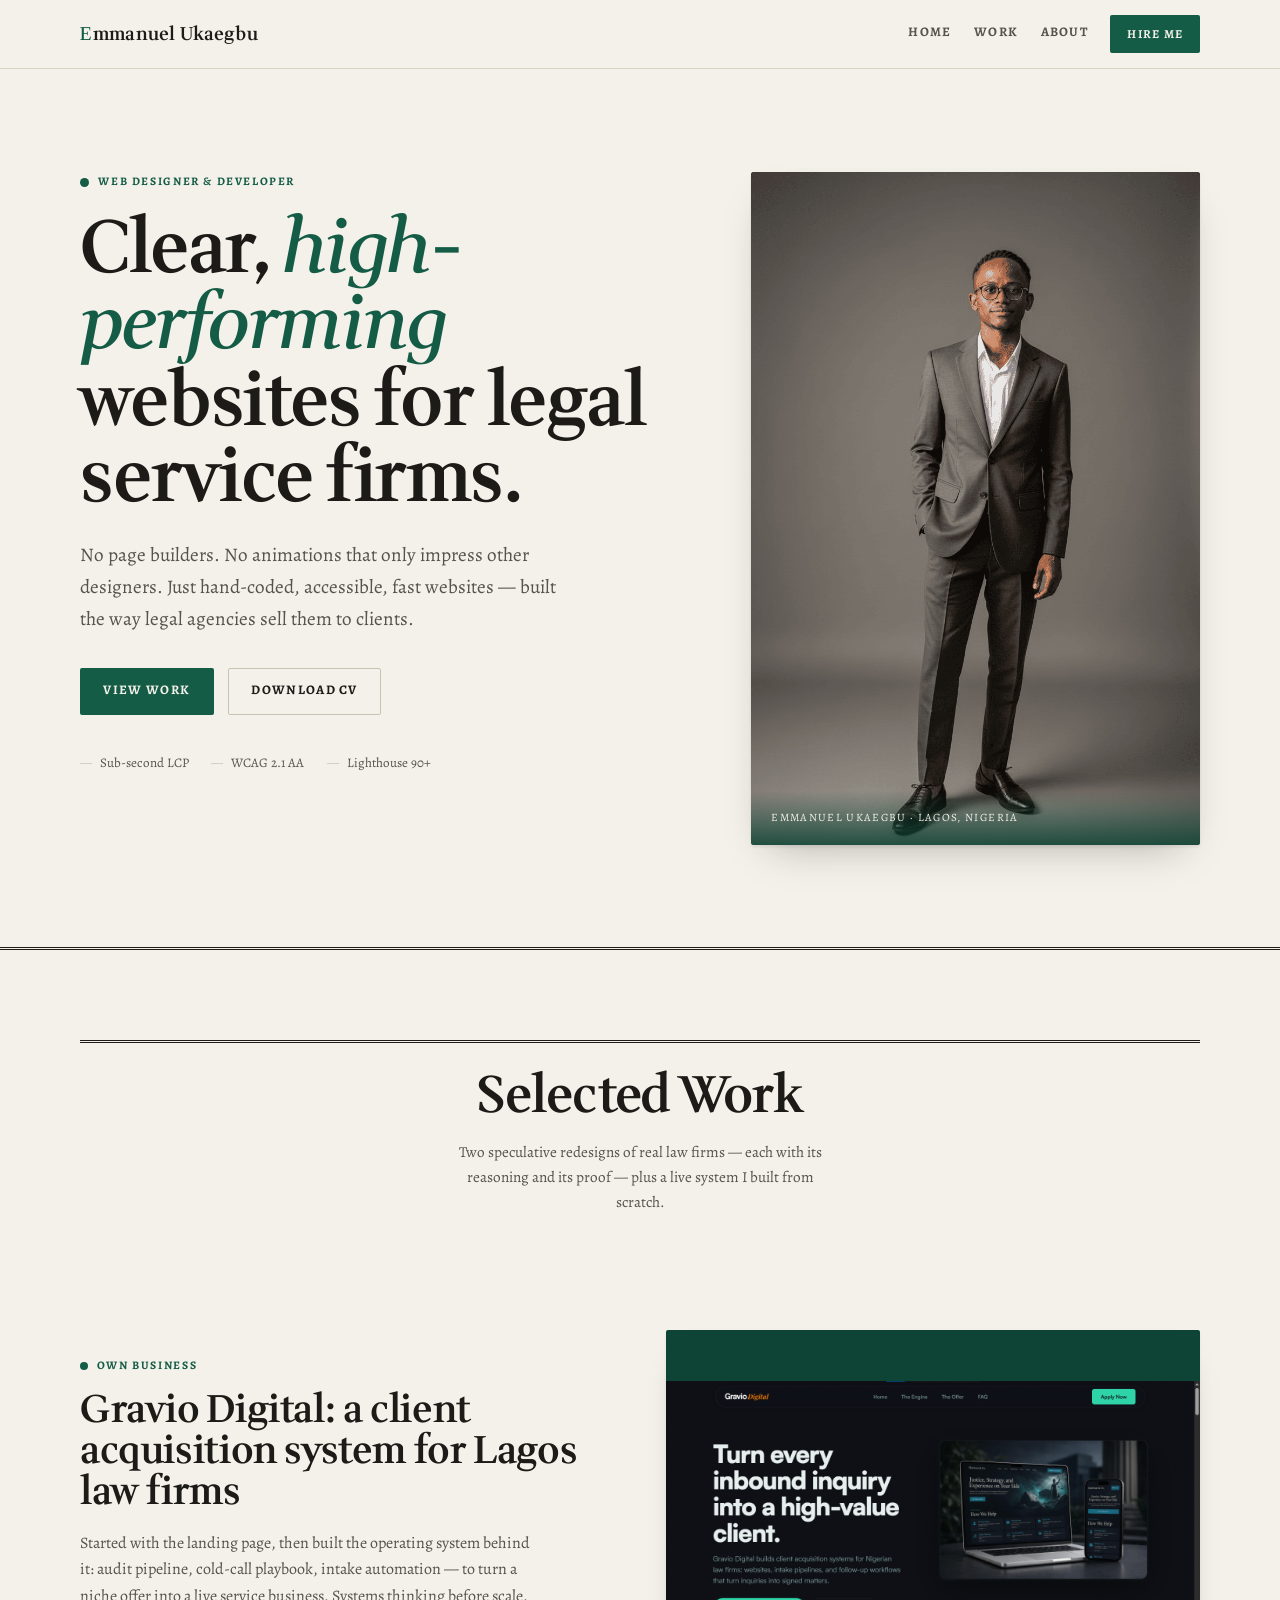
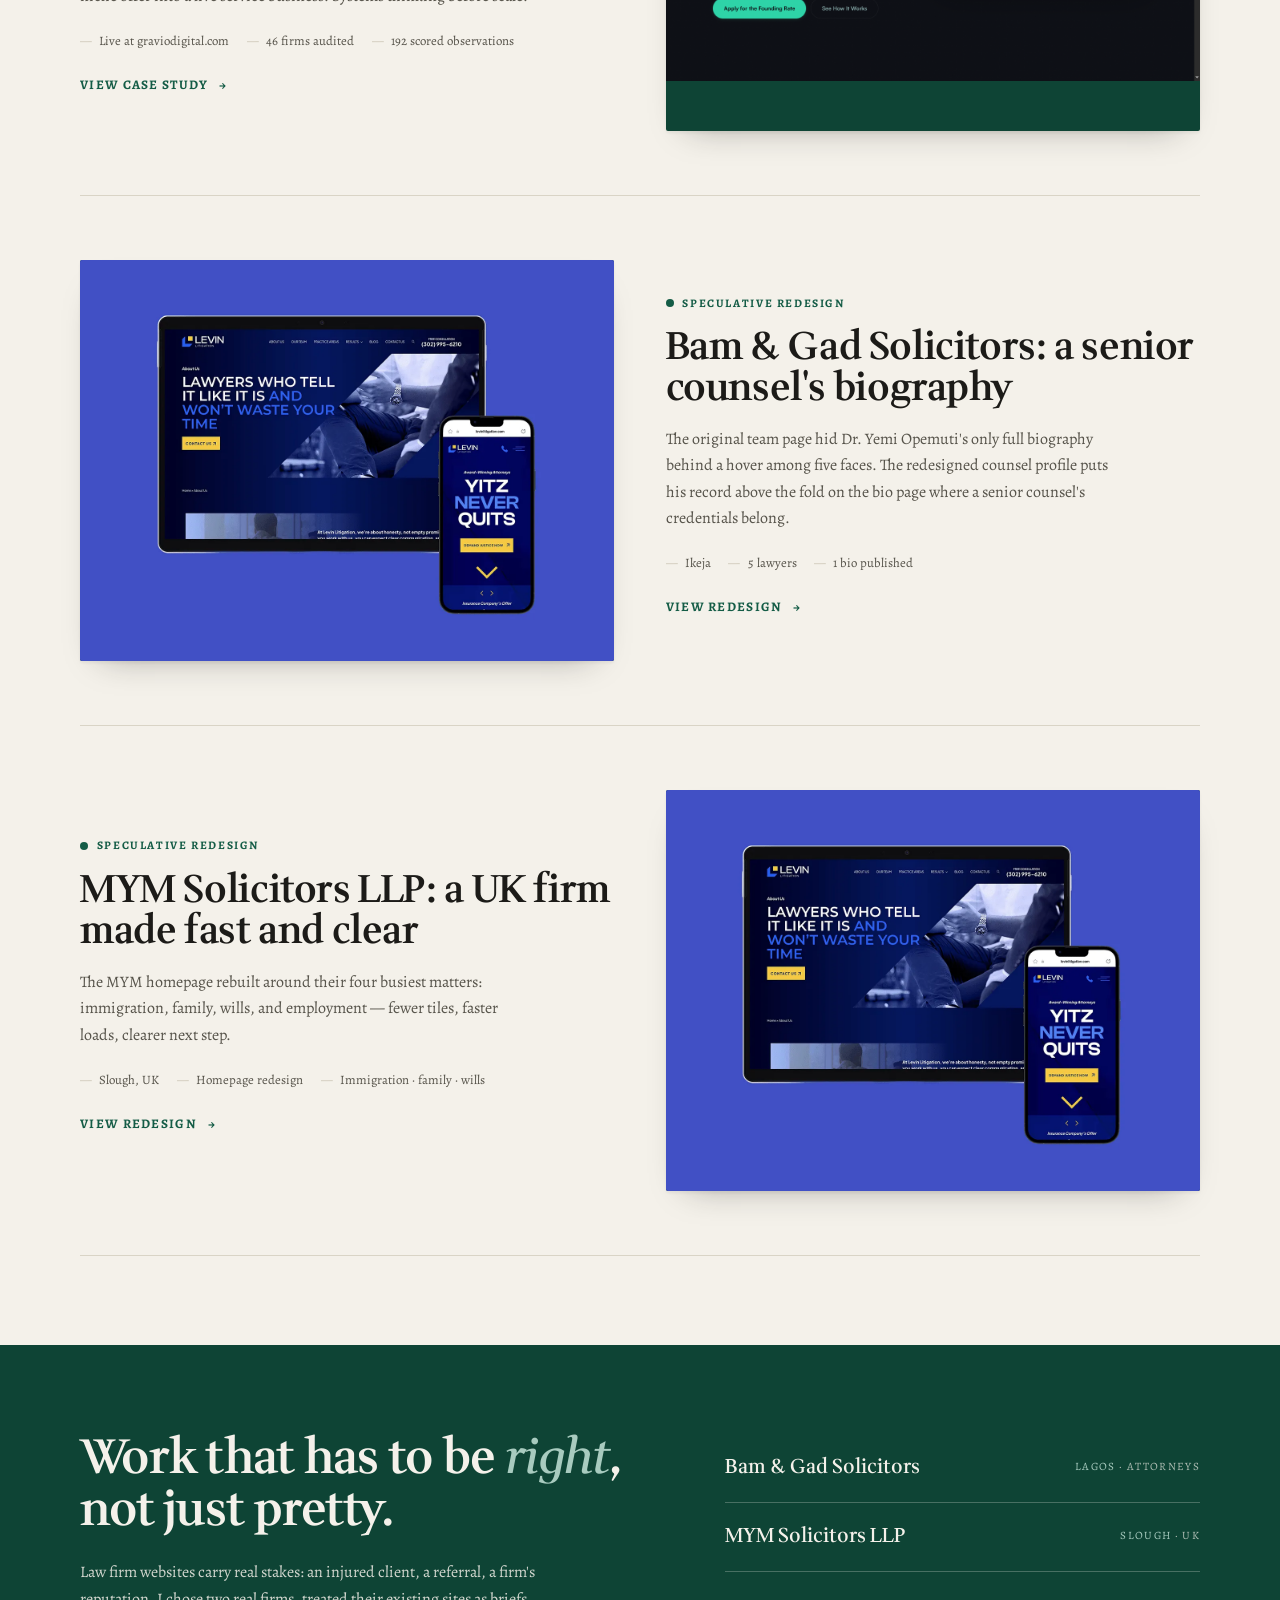
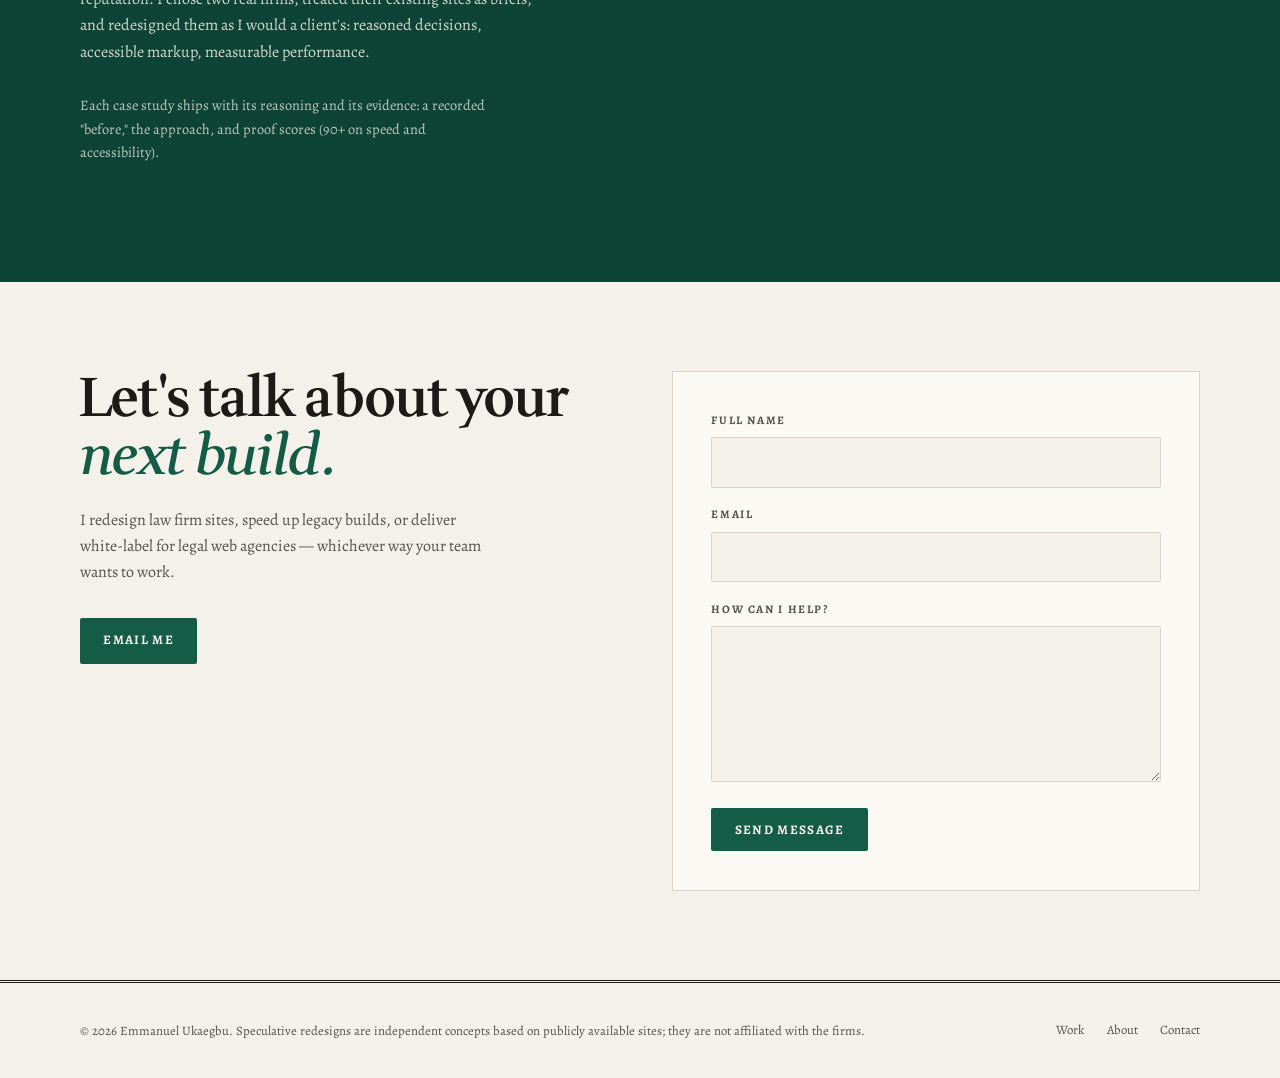
<file: index.html>
<!doctype html>
<html lang="en">
<head>
<meta charset="utf-8">
<meta name="viewport" content="width=device-width, initial-scale=1">
<title>Emmanuel Ukaegbu — Web Designer &amp; Developer</title>
<meta name="description" content="Emmanuel Ukaegbu designs and builds clear, high-performing websites for professional service firms. Case studies on real law firm redesigns, with Lighthouse proof.">
<link rel="preconnect" href="https://fonts.googleapis.com">
<link rel="preconnect" href="https://fonts.gstatic.com" crossorigin>
<link href="https://fonts.googleapis.com/css2?family=Wittgenstein:ital,wght@0,400;0,500;0,600;0,700;1,400;1,500;1,600&family=Alegreya:ital,wght@0,400;0,500;0,700;1,400&display=swap" rel="stylesheet">
<link rel="stylesheet" href="styles.css">
</head>
<body>
<!--
DIRECTION CONTRACT — Emmanuel Ukaegbu portfolio home
THESIS: A legal-web designer's portfolio whose work is the proof. The four redesigns must be experienceable, so the shell stays quiet editorial and refuses the "scrolling gallery of pretty screenshots" default.
OWN-WORLD: Ivory paper #F4F1EA, deep ink #1C1B18, one banker's-green accent #145C46. Wittgenstein display (engraved didone, swapped from Bodoni Moda for screen legibility) + Alegreya body + small-caps uppercase labels. Hairlines and double rules, no cards, no gradient text.
STORY: A hiring manager understands in seconds who Emmanuel is, what he builds, and that each case study is interactive evidence — then clicks into the work.
FIRST VIEWPORT: Sticky minimal header (Home · Work · About · Hire CTA). Hero split — type left, portrait right at 2:3; primary "Get In Touch" leads, secondary "View Work".
FORM: Selected Work as alternating editorial rows (layout A, confirmed via compare.html). Seed: user-pinned refined-editorial world (no concept roll).
FINISH: unreviewed and undocumented is unfinished; this build ends with the finish review, the verdict, and DESIGN.md.
-->
<header class="site-header">
  <div class="container inner">
    <a class="wordmark" href="#top"><span class="mark">E</span>mmanuel Ukaegbu</a>
    <nav class="header-nav" aria-label="Primary">
      <a class="nav-link" href="#top">Home</a>
      <a class="nav-link" href="#work">Work</a>
      <a class="nav-link" href="#about">About</a>
      <a class="btn btn-primary btn-small" href="#contact">Hire Me</a>
    </nav>
  </div>
</header>

<main id="top">
  <section class="hero">
    <div class="container grid">
      <div class="hero-copy">
        <p class="hero-eyebrow label">Web Designer &amp; Developer</p>
        <h1>Clear, <em>high-performing</em> websites for legal service firms.</h1>
        <p class="lede">No page builders. No animations that only impress other designers. Just hand-coded, accessible, fast websites — built the way legal agencies sell them to clients.</p>
        <div class="ctas">
          <a class="btn btn-primary" href="#work">View Work</a>
          <a class="btn btn-ghost" href="assets/Emmanuel-Ukaegbu-CV.pdf" download>Download CV</a>
        </div>
        <p class="proof">
          <span>Sub-second LCP</span>
          <span>WCAG 2.1 AA</span>
          <span>Lighthouse 90+</span>
        </p>
      </div>
      <figure class="portrait">
        <img src="images/founder_image-2_compressed.png" alt="Emmanuel Ukaegbu" width="832" height="1248" fetchpriority="high">
        <figcaption>Emmanuel Ukaegbu · Lagos, Nigeria</figcaption>
      </figure>
    </div>
  </section>

  <section class="work" id="work">
    <div class="container">
      <header class="section-head">
        <h2>Selected Work</h2>
        <p>Two speculative redesigns of real law firms — each with its reasoning and its proof — plus a live system I built from scratch.</p>
      </header>

      <article class="work-row">
        <a class="cover contain" href="case-studies/gravio-digital.html" aria-label="Gravio Digital case study">
          <img src="images/gravio-redesign.png" alt="Gravio Digital landing page redesign" width="1280" height="914" loading="lazy">
        </a>
        <div class="row-copy copy-blk">
          <span class="label">Own business</span>
          <h3>Gravio Digital: a client acquisition system for Lagos law firms</h3>
          <p class="lede">Started with the landing page, then built the operating system behind it: audit pipeline, cold-call playbook, intake automation — to turn a niche offer into a live service business. Systems thinking before scale.</p>
          <div class="meta"><span>Live at graviodigital.com</span><span>46 firms audited</span><span>192 scored observations</span></div>
          <a class="link" href="case-studies/gravio-digital.html">View case study <span class="arrow">→</span></a>
        </div>
      </article>

      <article class="work-row">
        <a class="cover" href="case-studies/bam-and-gad.html" aria-label="Bam and Gad Solicitors case study">
          <img src="images/Levin-thumb.webp" alt="Mockup preview: Bam and Gad Solicitors team page redesign" width="1400" height="1000" loading="lazy">
        </a>
        <div class="row-copy copy-blk">
          <span class="label">Speculative redesign</span>
          <h3>Bam &amp; Gad Solicitors: a senior counsel's biography</h3>
          <p class="lede">The original team page hid Dr. Yemi Opemuti's only full biography behind a hover among five faces. The redesigned counsel profile puts his record above the fold on the bio page where a senior counsel's credentials belong.</p>
          <div class="meta"><span>Ikeja</span><span>5 lawyers</span><span>1 bio published</span></div>
          <a class="link" href="case-studies/bam-and-gad.html">View redesign <span class="arrow">→</span></a>
        </div>
      </article>

      <article class="work-row">
        <a class="cover" href="case-studies/mym-solicitors.html" aria-label="MYM Solicitors LLP case study">
          <img src="images/Levin-thumb.webp" alt="Mockup preview: MYM Solicitors LLP homepage redesign" width="1400" height="1000" loading="lazy">
        </a>
        <div class="row-copy copy-blk">
          <span class="label">Speculative redesign</span>
          <h3>MYM Solicitors LLP: a UK firm made fast and clear</h3>
          <p class="lede">The MYM homepage rebuilt around their four busiest matters: immigration, family, wills, and employment — fewer tiles, faster loads, clearer next step.</p>
          <div class="meta"><span>Slough, UK</span><span>Homepage redesign</span><span>Immigration · family · wills</span></div>
          <a class="link" href="case-studies/mym-solicitors.html">View redesign <span class="arrow">→</span></a>
        </div>
      </article>


    </div>
  </section>

  <section class="about" id="about">
    <div class="container grid">
      <div>
        <h2>Work that has to be <em>right</em>, not just pretty.</h2>
        <p>Law firm websites carry real stakes: an injured client, a referral, a firm's reputation. I chose two real firms, treated their existing sites as briefs, and redesigned them as I would a client's: reasoned decisions, accessible markup, measurable performance.</p>
        <p class="proofline">Each case study ships with its reasoning and its evidence: a recorded "before," the approach, and proof scores (90+ on speed and accessibility).</p>
      </div>
      <div class="firm-row">
        <div class="firm">
          <span class="f-name">Bam &amp; Gad Solicitors</span>
          <span class="f-tag"><i>Lagos</i> · Attorneys</span>
        </div>
        <div class="firm">
          <span class="f-name">MYM Solicitors LLP</span>
          <span class="f-tag"><i>Slough</i> · UK</span>
        </div>

      </div>
    </div>
  </section>

  <section class="contact" id="contact">
    <div class="container">
      <div class="contact-grid">
        <div class="contact-info">
          <h2>Let's talk about your <em>next build.</em></h2>
          <p>I redesign law firm sites, speed up legacy builds, or deliver white-label for legal web agencies — whichever way your team wants to work.</p>
          <a class="btn btn-primary" href="mailto:emmanuel@graviodigital.com">Email me</a>
        </div>
        <form class="contact-form" action="https://api.web3forms.com/submit" method="POST">
          <input type="hidden" name="access_key" value="9a6e922e-4386-4a16-bb0c-eea4de5ff770">
          <input type="hidden" name="subject" value="Portfolio enquiry — Emmanuel Ukaegbu">
          <input type="hidden" name="from_name" value="Emmanuel Ukaegbu portfolio">
          <p class="form-field">
            <label for="cf-name">Full name</label>
            <input id="cf-name" type="text" name="name" autocomplete="name" required>
          </p>
          <p class="form-field">
            <label for="cf-email">Email</label>
            <input id="cf-email" type="email" name="email" autocomplete="email" required>
          </p>
          <p class="form-field">
            <label for="cf-message">How can I help?</label>
            <textarea id="cf-message" name="message" rows="5" required></textarea>
          </p>
          <input type="text" name="honeypot" class="honeypot" tabindex="-1" autocomplete="off" aria-hidden="true">
          <button class="btn btn-primary" type="submit">Send message</button>
          <p class="form-status" role="status" aria-live="polite" hidden></p>
        </form>
      </div>
    </div>
  </section>
</main>

<footer class="site-footer">
  <div class="container inner">
    <p>© 2026 Emmanuel Ukaegbu. Speculative redesigns are independent concepts based on publicly available sites; they are not affiliated with the firms.</p>
    <nav aria-label="Footer">
      <a href="#work">Work</a>
      <a href="#about">About</a>
      <a href="#contact">Contact</a>
    </nav>
  </div>
</footer>

<script>
  const form = document.querySelector('.contact-form');
  const status = document.querySelector('.form-status');
  if(form && status){
    form.addEventListener('submit', async (e) => {
      e.preventDefault();
      const data = new FormData(form);
      try{
        const response = await fetch(form.action, {
          method: 'POST',
          body: data,
          headers: { 'Accept': 'application/json' }
        });
        const json = await response.json();
        if(json.success){
          status.classList.remove('error');
          status.hidden = false;
          status.textContent = 'Message sent — I\'ll reply within a day or two.';
          form.reset();
        } else {
          throw new Error(json.message || 'Submission failed');
        }
      }catch(err){
        status.classList.add('error');
        status.hidden = false;
        status.textContent = 'Something went wrong — email me directly at emmanuel@graviodigital.com.';
      }
    });
  }
</script>

</body>
</html>
</file>
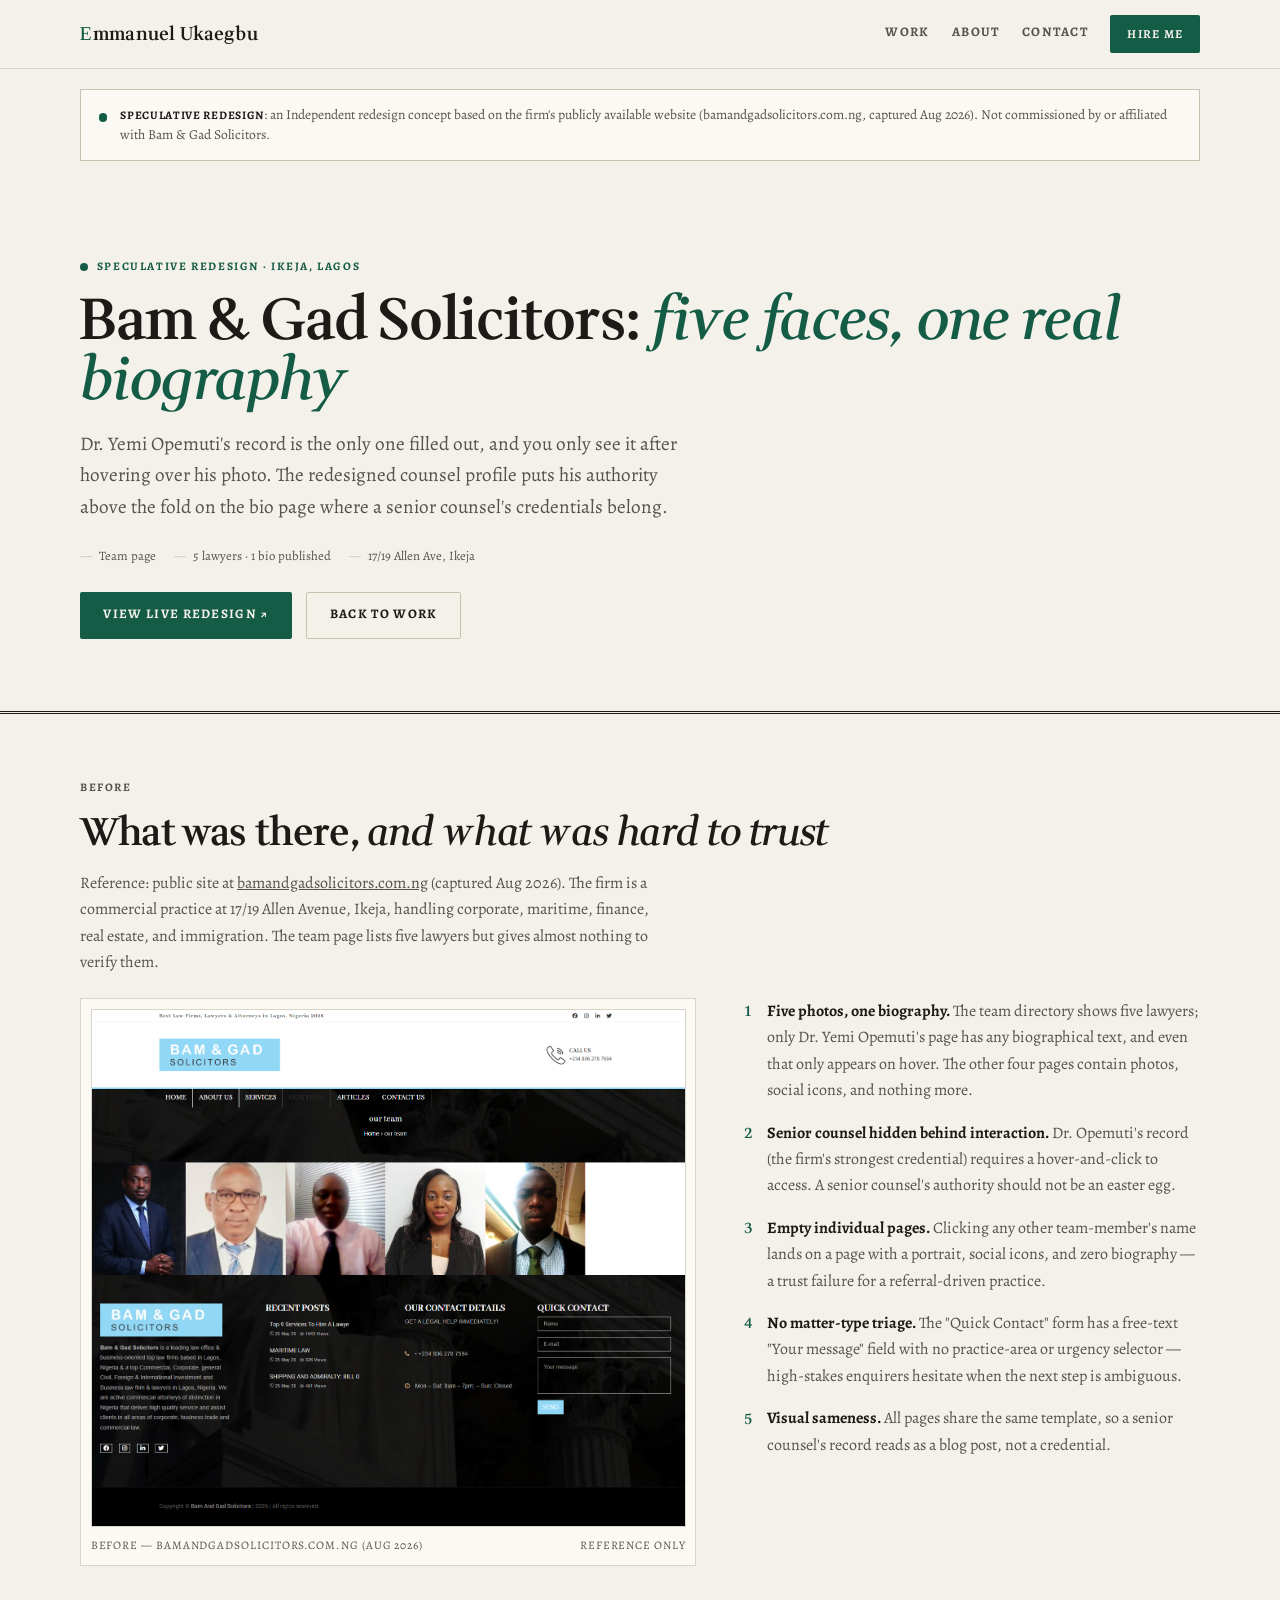
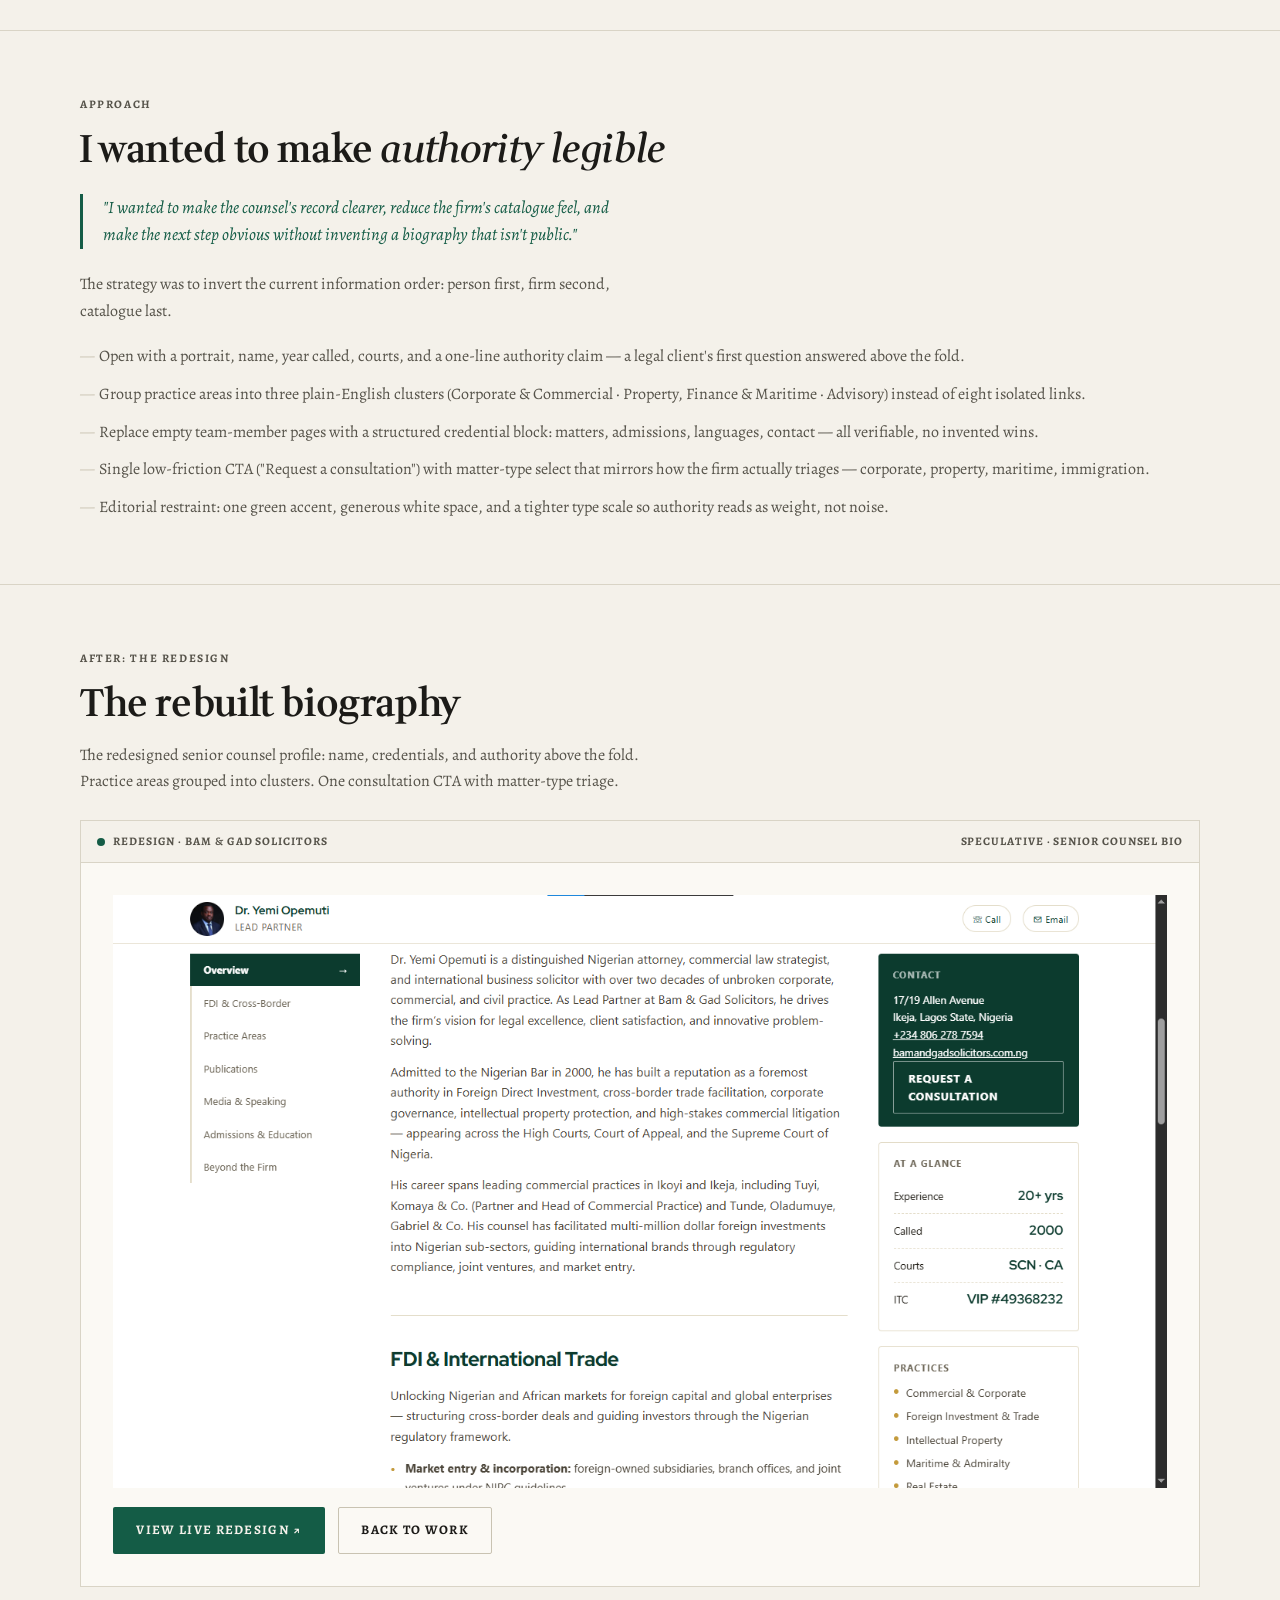
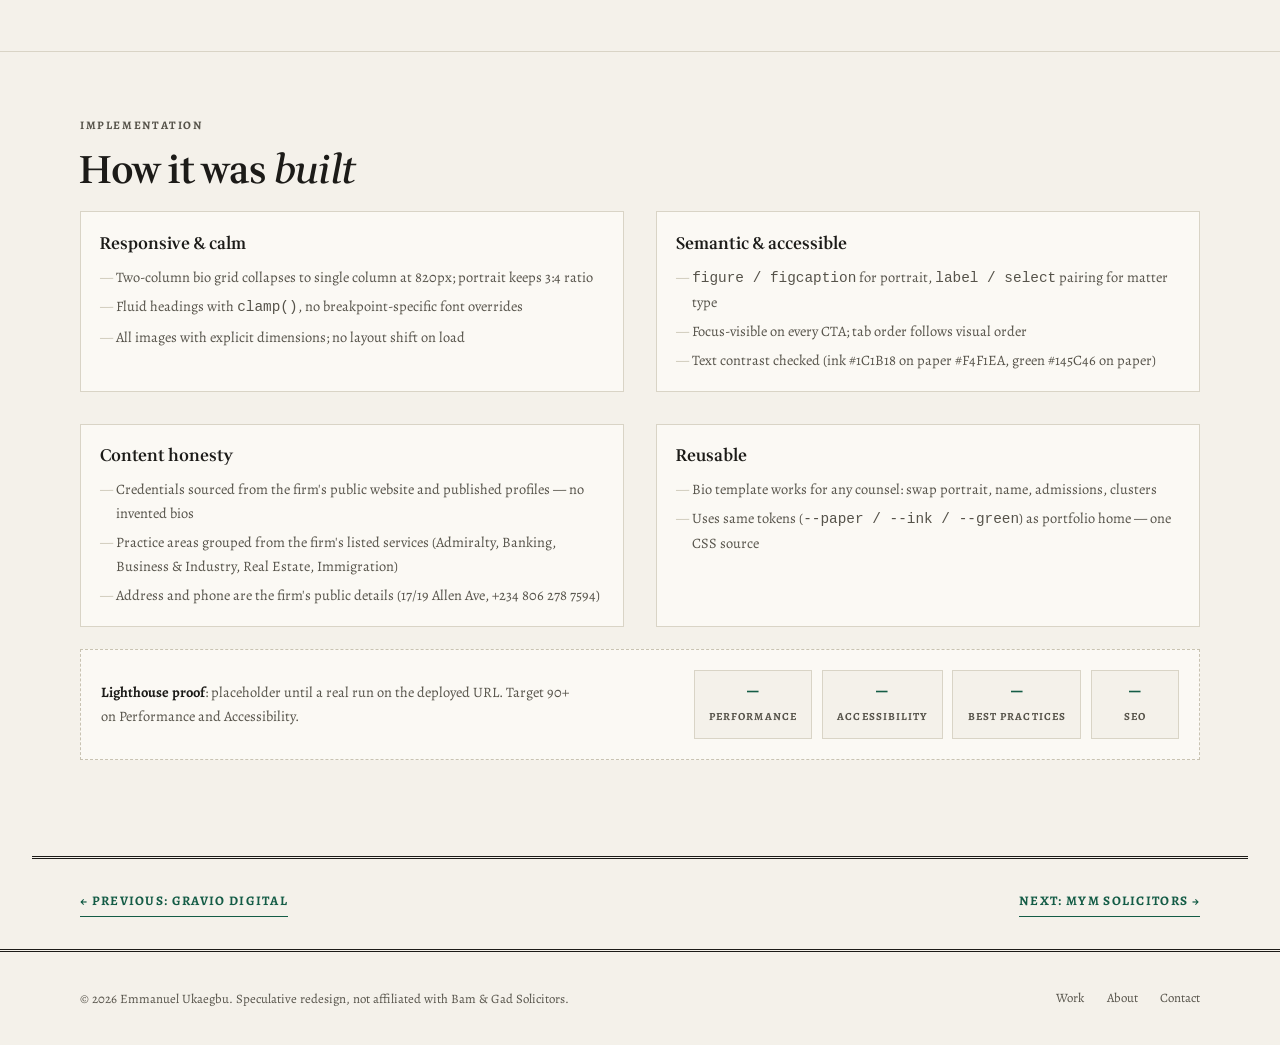
<file: case-studies/bam-and-gad.html>
<!doctype html>
<html lang="en">
<head>
<meta charset="utf-8">
<meta name="viewport" content="width=device-width, initial-scale=1">
<title>Bam &amp; Gad Solicitors — Speculative Redesign · Emmanuel Ukaegbu</title>
<meta name="description" content="Speculative redesign of Bam & Gad Solicitors team page — five faces, one real biography hidden behind a hover. Before, approach, interactive after.">
<link rel="preconnect" href="https://fonts.googleapis.com">
<link rel="preconnect" href="https://fonts.gstatic.com" crossorigin>
<link href="https://fonts.googleapis.com/css2?family=Wittgenstein:ital,wght@0,400;0,500;0,600;0,700;1,400;1,500;1,600&family=Alegreya:ital,wght@0,400;0,500;0,700;1,400&display=swap" rel="stylesheet">
<link rel="stylesheet" href="case-study.css">
</head>
<body>
<header class="site-header">
  <div class="container inner">
    <a class="wordmark" href="../index.html"><span class="mark">E</span>mmanuel Ukaegbu</a>
    <nav class="header-nav" aria-label="Primary">
      <a class="nav-link" href="../index.html#work">Work</a>
      <a class="nav-link" href="../index.html#about">About</a>
      <a class="nav-link" href="../index.html#contact">Contact</a>
      <a class="btn btn-primary btn-small" href="../index.html#contact">Hire Me</a>
    </nav>
  </div>
</header>

<main>
  <div class="container">
    <div class="banner-spec">
      <span class="dot" aria-hidden="true"></span>
      <p><strong>Speculative Redesign</strong>: an Independent redesign concept based on the firm's publicly available website (bamandgadsolicitors.com.ng, captured Aug 2026). Not commissioned by or affiliated with Bam &amp; Gad Solicitors.</p>
    </div>
  </div>

  <section class="case-hero">
    <div class="container">
      <p class="label eyebrow">Speculative redesign · Ikeja, Lagos</p>
      <h1>Bam &amp; Gad Solicitors: <em>five faces, one real biography</em></h1>
      <p class="lede">Dr. Yemi Opemuti's record is the only one filled out, and you only see it after hovering over his photo. The redesigned counsel profile puts his authority above the fold on the bio page where a senior counsel's credentials belong.</p>
      <div class="meta"><span>Team page</span><span>5 lawyers · 1 bio published</span><span>17/19 Allen Ave, Ikeja</span></div>
      <div class="ctas">
        <a class="btn btn-primary" href="assets/bam-gad-redesign/dr-yemi-bio.html" target="_blank" rel="noopener">View live redesign ↗</a>
        <a class="btn btn-ghost" href="../index.html#work">Back to Work</a>
      </div>
    </div>
  </section>

  <section class="cs-section">
    <div class="container">
      <p class="label cs-kicker">Before</p>
      <h2>What was there, <em>and what was hard to trust</em></h2>
      <p>Reference: public site at <a href="https://www.bamandgadsolicitors.com.ng/">bamandgadsolicitors.com.ng</a> (captured Aug 2026). The firm is a commercial practice at 17/19 Allen Avenue, Ikeja, handling corporate, maritime, finance, real estate, and immigration. The team page lists five lawyers but gives almost nothing to verify them.</p>
      <div class="before-grid">
        <figure class="before-shot">
          <img src="../images/team_main.png" alt="Before: Bam & Gad Solicitors team page — five photos, no visible names, hover-only bio for Dr. Opemuti" width="1400" height="1000" loading="lazy">
          <figcaption><span>Before — bamandgadsolicitors.com.ng (Aug 2026)</span><span>Reference only</span></figcaption>
        </figure>
        <ol class="observations">
          <li><strong>Five photos, one biography.</strong> The team directory shows five lawyers; only Dr. Yemi Opemuti's page has any biographical text, and even that only appears on hover. The other four pages contain photos, social icons, and nothing more.</li>
          <li><strong>Senior counsel hidden behind interaction.</strong> Dr. Opemuti's record (the firm's strongest credential) requires a hover-and-click to access. A senior counsel's authority should not be an easter egg.</li>
          <li><strong>Empty individual pages.</strong> Clicking any other team-member's name lands on a page with a portrait, social icons, and zero biography — a trust failure for a referral-driven practice.</li>
          <li><strong>No matter-type triage.</strong> The "Quick Contact" form has a free-text "Your message" field with no practice-area or urgency selector — high-stakes enquirers hesitate when the next step is ambiguous.</li>
          <li><strong>Visual sameness.</strong> All pages share the same template, so a senior counsel's record reads as a blog post, not a credential.</li>
        </ol>
      </div>
    </div>
  </section>

  <section class="cs-section">
    <div class="container">
      <p class="label cs-kicker">Approach</p>
      <h2>I wanted to make <em>authority legible</em></h2>
      <div class="approach-quote">
        <p><em>"I wanted to make the counsel's record clearer, reduce the firm's catalogue feel, and make the next step obvious without inventing a biography that isn't public."</em></p>
      </div>
      <p>The strategy was to invert the current information order: person first, firm second, catalogue last.</p>
      <ul class="approach-list">
        <li>Open with a portrait, name, year called, courts, and a one-line authority claim — a legal client's first question answered above the fold.</li>
        <li>Group practice areas into three plain-English clusters (Corporate &amp; Commercial · Property, Finance &amp; Maritime · Advisory) instead of eight isolated links.</li>
        <li>Replace empty team-member pages with a structured credential block: matters, admissions, languages, contact — all verifiable, no invented wins.</li>
        <li>Single low-friction CTA ("Request a consultation") with matter-type select that mirrors how the firm actually triages — corporate, property, maritime, immigration.</li>
        <li>Editorial restraint: one green accent, generous white space, and a tighter type scale so authority reads as weight, not noise.</li>
      </ul>
    </div>
  </section>

  <section class="cs-section" id="after">
    <div class="container">
      <p class="label cs-kicker">After: the redesign</p>
      <h2>The rebuilt biography</h2>
      <p>The redesigned senior counsel profile: name, credentials, and authority above the fold. Practice areas grouped into clusters. One consultation CTA with matter-type triage.</p>
      <div class="after-demo">
        <div class="demo-bar"><span><span class="dot"></span>Redesign · Bam &amp; Gad Solicitors</span><span>Speculative · Senior counsel bio</span></div>
        <div class="demo-body">
          <figure class="after-shot">
            <img src="../images/bam-gad-redesign.png" alt="Redesigned Bam & Gad Solicitors senior counsel bio page" width="1400" height="1000" loading="lazy">
          </figure>
          <div class="demo-actions">
            <a class="btn btn-primary" href="assets/bam-gad-redesign/dr-yemi-bio.html" target="_blank" rel="noopener">View live redesign ↗</a>
            <a class="btn btn-ghost" href="../index.html#work">Back to Work</a>
          </div>
        </div>
      </div>
    </div>
  </section>

  <section class="cs-section">
    <div class="container">
      <p class="label cs-kicker">Implementation</p>
      <h2>How it was <em>built</em></h2>
      <div class="impl-grid">
        <div class="impl-card">
          <h3>Responsive &amp; calm</h3>
          <ul>
            <li>Two-column bio grid collapses to single column at 820px; portrait keeps 3:4 ratio</li>
            <li>Fluid headings with <code>clamp()</code>, no breakpoint-specific font overrides</li>
            <li>All images with explicit dimensions; no layout shift on load</li>
          </ul>
        </div>
        <div class="impl-card">
          <h3>Semantic &amp; accessible</h3>
          <ul>
            <li><code>figure / figcaption</code> for portrait, <code>label / select</code> pairing for matter type</li>
            <li>Focus-visible on every CTA; tab order follows visual order</li>
            <li>Text contrast checked (ink #1C1B18 on paper #F4F1EA, green #145C46 on paper)</li>
          </ul>
        </div>
        <div class="impl-card">
          <h3>Content honesty</h3>
          <ul>
            <li>Credentials sourced from the firm's public website and published profiles — no invented bios</li>
            <li>Practice areas grouped from the firm's listed services (Admiralty, Banking, Business &amp; Industry, Real Estate, Immigration)</li>
            <li>Address and phone are the firm's public details (17/19 Allen Ave, +234 806 278 7594)</li>
          </ul>
        </div>
        <div class="impl-card">
          <h3>Reusable</h3>
          <ul>
            <li>Bio template works for any counsel: swap portrait, name, admissions, clusters</li>
            <li>Uses same tokens (<code>--paper / --ink / --green</code>) as portfolio home — one CSS source</li>
          </ul>
        </div>
      </div>
      <div class="proof-box">
        <p><strong>Lighthouse proof</strong>: placeholder until a real run on the deployed URL. Target 90+ on Performance and Accessibility.</p>
        <div class="proof-metrics">
          <div class="proof-metric"><strong>—</strong><span>Performance</span></div>
          <div class="proof-metric"><strong>—</strong><span>Accessibility</span></div>
          <div class="proof-metric"><strong>—</strong><span>Best practices</span></div>
          <div class="proof-metric"><strong>—</strong><span>SEO</span></div>
        </div>
      </div>
    </div>
  </section>

  <nav class="cs-nav container" aria-label="Case study navigation">
    <a href="gravio-digital.html">← Previous: Gravio Digital</a>
    <a href="mym-solicitors.html">Next: MYM Solicitors →</a>
  </nav>
</main>

<footer class="site-footer">
  <div class="container inner">
    <p>© 2026 Emmanuel Ukaegbu. Speculative redesign, not affiliated with Bam &amp; Gad Solicitors.</p>
    <nav aria-label="Footer"><a href="../index.html#work">Work</a><a href="../index.html#about">About</a><a href="../index.html#contact">Contact</a></nav>
  </div>
</footer>
</body>
</html>
</file>
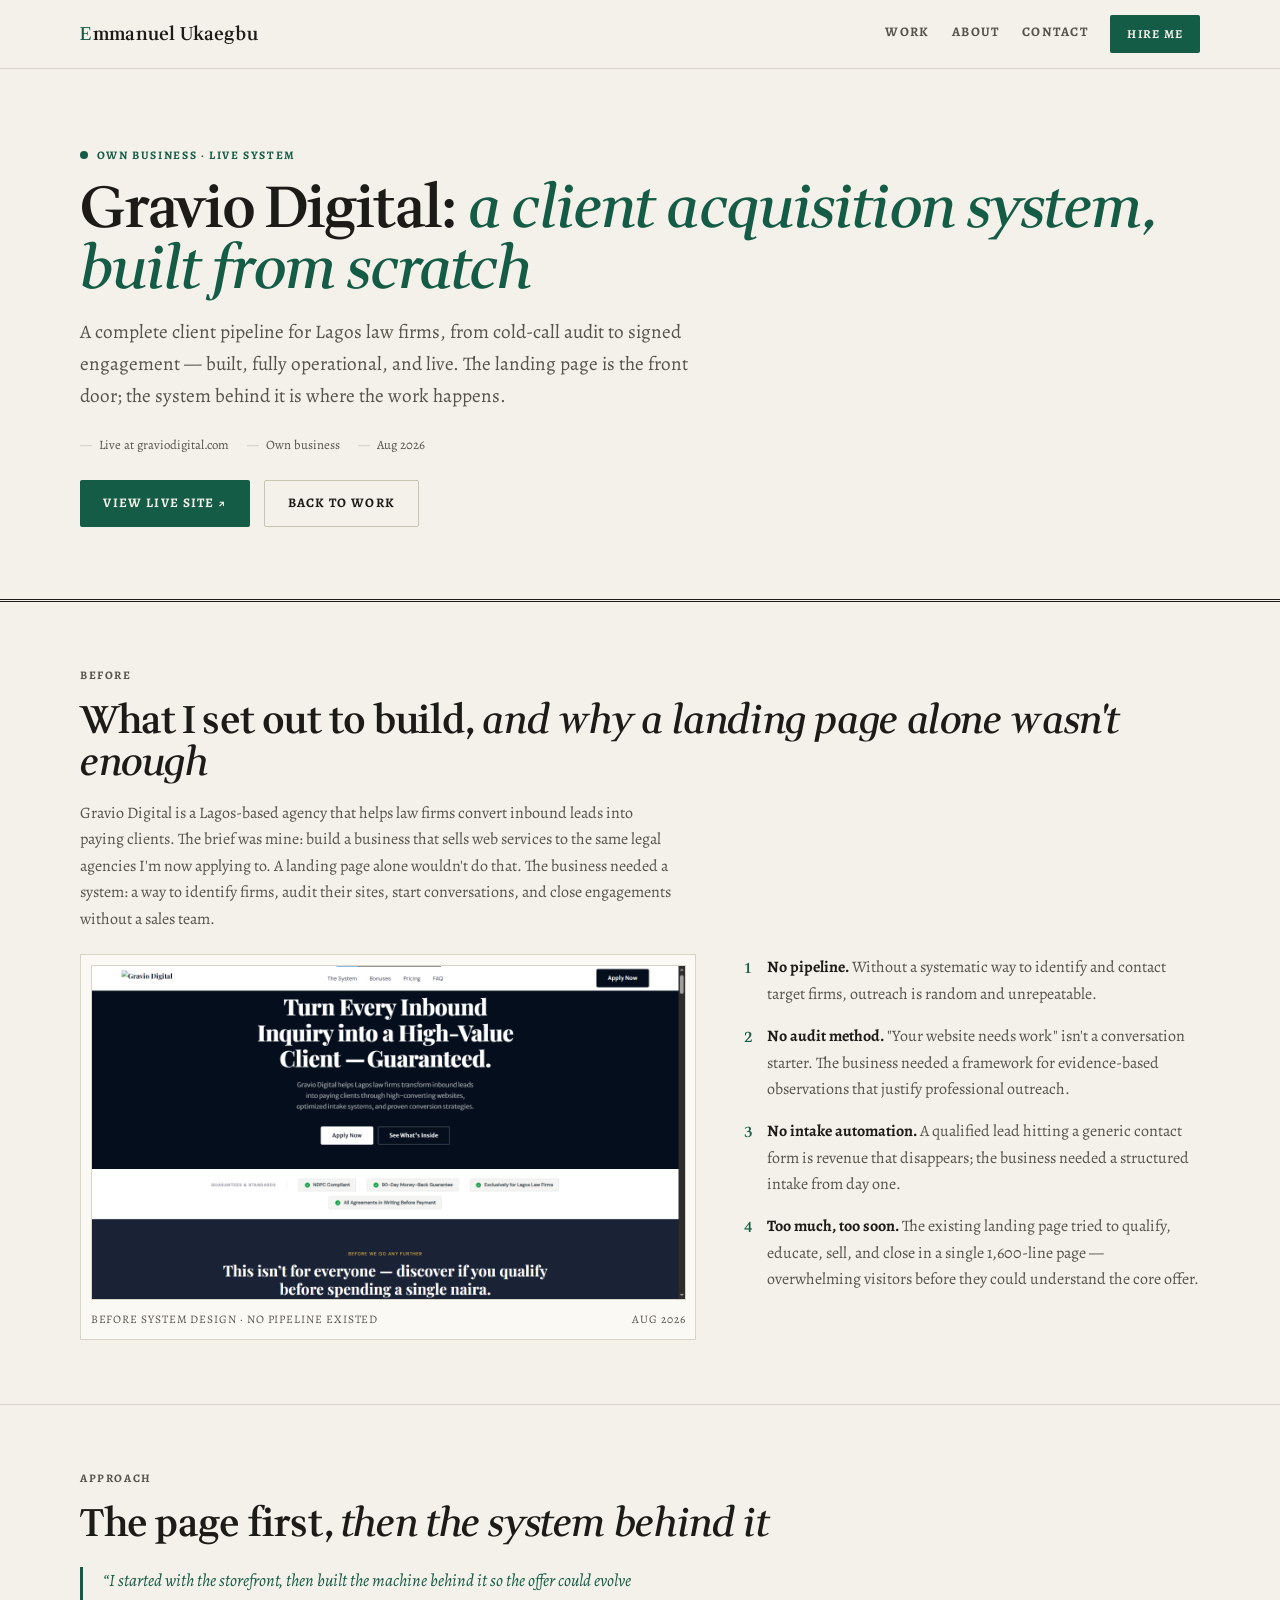
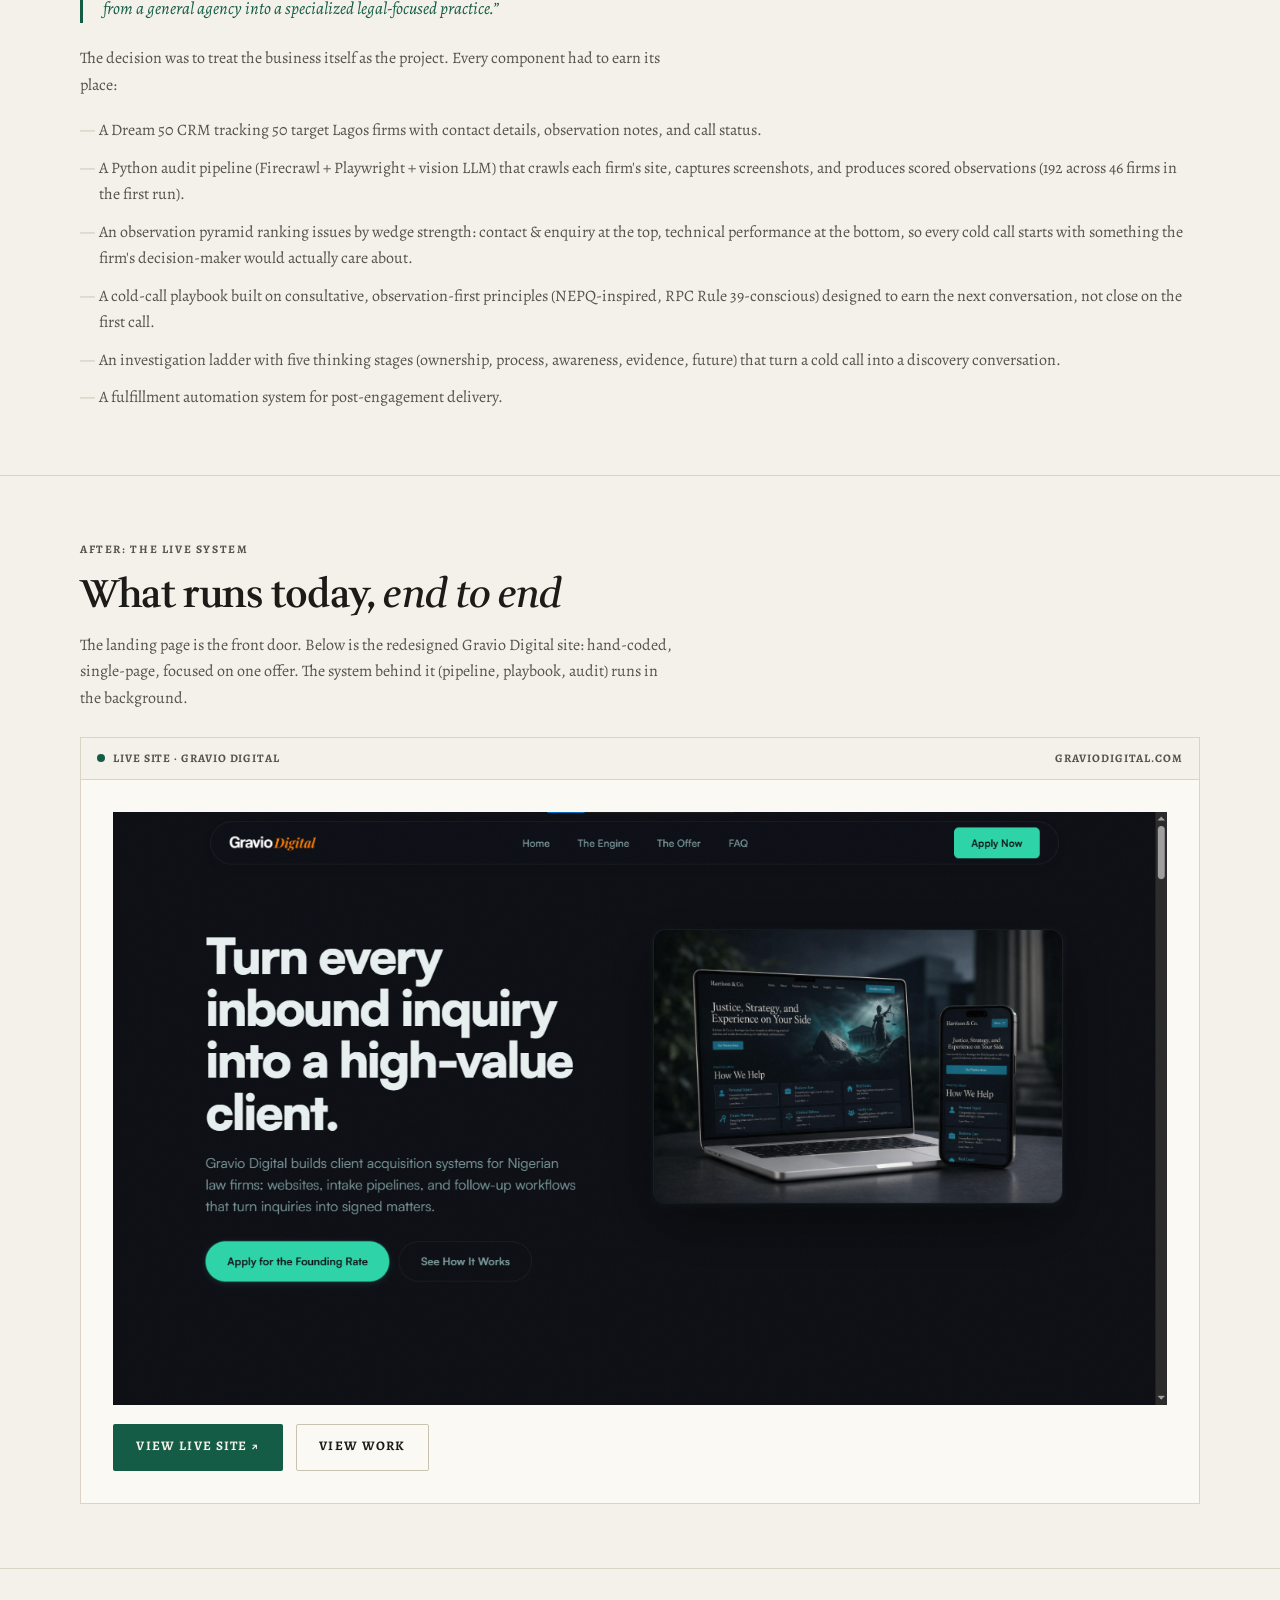
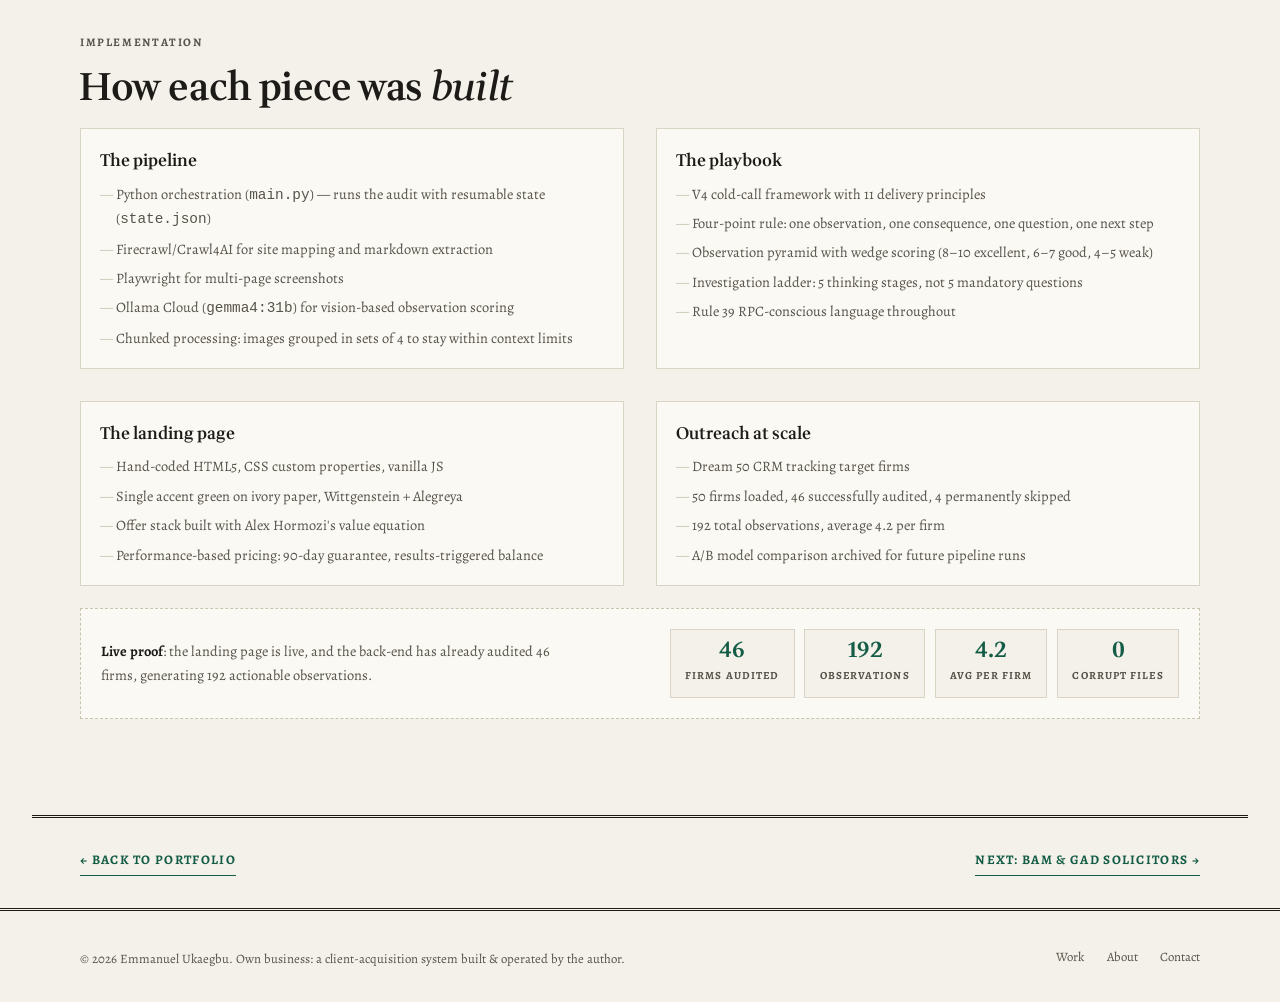
<file: case-studies/gravio-digital.html>
<!doctype html>
<html lang="en">
<head>
<meta charset="utf-8">
<meta name="viewport" content="width=device-width, initial-scale=1">
<title>Gravio Digital — Case Study · Emmanuel Ukaegbu</title>
<meta name="description" content="Gravio Digital — a complete client acquisition system for Lagos law firms, built and operated by Emmanuel Ukaegbu.">
<link rel="preconnect" href="https://fonts.googleapis.com">
<link rel="preconnect" href="https://fonts.gstatic.com" crossorigin>
<link href="https://fonts.googleapis.com/css2?family=Wittgenstein:ital,wght@0,400;0,500;0,600;0,700;1,400;1,500;1,600&family=Alegreya:ital,wght@0,400;0,500;0,700;1,400&display=swap" rel="stylesheet">
<link rel="stylesheet" href="case-study.css">
</head>
<body>
<header class="site-header">
  <div class="container inner">
    <a class="wordmark" href="../index.html"><span class="mark">E</span>mmanuel Ukaegbu</a>
    <nav class="header-nav" aria-label="Primary">
      <a class="nav-link" href="../index.html#work">Work</a>
      <a class="nav-link" href="../index.html#about">About</a>
      <a class="nav-link" href="../index.html#contact">Contact</a>
      <a class="btn btn-primary btn-small" href="../index.html#contact">Hire Me</a>
    </nav>
  </div>
</header>

<main>
  <section class="case-hero">
    <div class="container">
      <p class="label eyebrow">Own business · Live system</p>
      <h1>Gravio Digital: <em>a client acquisition system, built from scratch</em></h1>
      <p class="lede">A complete client pipeline for Lagos law firms, from cold-call audit to signed engagement &mdash; built, fully operational, and live. The landing page is the front door; the system behind it is where the work happens.</p>
      <div class="meta"><span>Live at graviodigital.com</span><span>Own business</span><span>Aug 2026</span></div>
      <div class="ctas">
        <a class="btn btn-primary" href="https://graviodigital.com/" target="_blank" rel="noopener">View live site ↗</a>
        <a class="btn btn-ghost" href="../index.html#work">Back to work</a>
      </div>
    </div>
  </section>

  <section class="cs-section">
    <div class="container">
      <p class="label cs-kicker">Before</p>
      <h2>What I set out to build, <em>and why a landing page alone wasn't enough</em></h2>
      <p>Gravio Digital is a Lagos-based agency that helps law firms convert inbound leads into paying clients. The brief was mine: build a business that sells web services to the same legal agencies I'm now applying to. A landing page alone wouldn't do that. The business needed a system: a way to identify firms, audit their sites, start conversations, and close engagements without a sales team.</p>
      <div class="before-grid">
        <figure class="before-shot">
          <img src="../images/gravio-before.png" alt="System architecture – pipeline, playbook, observation framework (before)" width="1280" height="914" loading="lazy">
          <figcaption><span>Before system design · no pipeline existed</span><span>Aug 2026</span></figcaption>
        </figure>
        <ol class="observations">
          <li><strong>No pipeline.</strong> Without a systematic way to identify and contact target firms, outreach is random and unrepeatable.</li>
          <li><strong>No audit method.</strong> "Your website needs work" isn't a conversation starter. The business needed a framework for evidence-based observations that justify professional outreach.</li>
          <li><strong>No intake automation.</strong> A qualified lead hitting a generic contact form is revenue that disappears; the business needed a structured intake from day one.</li>
          <li><strong>Too much, too soon.</strong> The existing landing page tried to qualify, educate, sell, and close in a single 1,600-line page — overwhelming visitors before they could understand the core offer.</li>
        </ol>
      </div>
    </div>
  </section>

  <section class="cs-section">
    <div class="container">
      <p class="label cs-kicker">Approach</p>
      <h2>The page first, <em>then the system behind it</em></h2>
      <div class="approach-quote">
        <p><em>“I started with the storefront, then built the machine behind it so the offer could evolve from a general agency into a specialized legal-focused practice.”</em></p>
      </div>
      <p>The decision was to treat the business itself as the project. Every component had to earn its place:</p>
      <ul class="approach-list">
        <li>A Dream 50 CRM tracking 50 target Lagos firms with contact details, observation notes, and call status.</li>
        <li>A Python audit pipeline (Firecrawl + Playwright + vision LLM) that crawls each firm's site, captures screenshots, and produces scored observations (192 across 46 firms in the first run).</li>
        <li>An observation pyramid ranking issues by wedge strength: contact &amp; enquiry at the top, technical performance at the bottom, so every cold call starts with something the firm's decision-maker would actually care about.</li>
        <li>A cold-call playbook built on consultative, observation-first principles (NEPQ-inspired, RPC Rule 39-conscious) designed to earn the next conversation, not close on the first call.</li>
        <li>An investigation ladder with five thinking stages (ownership, process, awareness, evidence, future) that turn a cold call into a discovery conversation.</li>
        <li>A fulfillment automation system for post-engagement delivery.</li>
      </ul>
    </div>
  </section>

  <section class="cs-section" id="after">
    <div class="container">
      <p class="label cs-kicker">After: the live system</p>
      <h2>What runs today, <em>end to end</em></h2>
      <p>The landing page is the front door. Below is the redesigned Gravio Digital site: hand-coded, single-page, focused on one offer. The system behind it (pipeline, playbook, audit) runs in the background.</p>
      <div class="after-demo">
        <div class="demo-bar"><span><span class="dot"></span>Live site · Gravio Digital</span><span>graviodigital.com</span></div>
        <div class="demo-body">
          <figure class="after-shot">
            <img src="../images/gravio-redesign.png" alt="Gravio Digital landing page redesign" width="1280" height="914" loading="lazy">

          </figure>
          <div class="demo-actions">
            <a class="btn btn-primary" href="https://graviodigital.com/" target="_blank" rel="noopener">View live site ↗</a>
            <a class="btn btn-ghost" href="../index.html#work">View Work</a>
          </div>
        </div>
      </div>
    </div>
  </section>

  <section class="cs-section">
    <div class="container">
      <p class="label cs-kicker">Implementation</p>
      <h2>How each piece was <em>built</em></h2>
      <div class="impl-grid">
        <div class="impl-card">
          <h3>The pipeline</h3>
          <ul>
            <li>Python orchestration (<code>main.py</code>) &mdash; runs the audit with resumable state (<code>state.json</code>)</li>
            <li>Firecrawl/Crawl4AI for site mapping and markdown extraction</li>
            <li>Playwright for multi-page screenshots</li>
            <li>Ollama Cloud (<code>gemma4:31b</code>) for vision-based observation scoring</li>
            <li>Chunked processing: images grouped in sets of 4 to stay within context limits</li>
          </ul>
        </div>
        <div class="impl-card">
          <h3>The playbook</h3>
          <ul>
            <li>V4 cold-call framework with 11 delivery principles</li>
            <li>Four-point rule: one observation, one consequence, one question, one next step</li>
            <li>Observation pyramid with wedge scoring (8–10 excellent, 6–7 good, 4–5 weak)</li>
            <li>Investigation ladder: 5 thinking stages, not 5 mandatory questions</li>
            <li>Rule 39 RPC-conscious language throughout</li>
          </ul>
        </div>
        <div class="impl-card">
          <h3>The landing page</h3>
          <ul>
            <li>Hand-coded HTML5, CSS custom properties, vanilla JS</li>
            <li>Single accent green on ivory paper, Wittgenstein + Alegreya</li>
            <li>Offer stack built with Alex Hormozi's value equation</li>
            <li>Performance-based pricing: 90-day guarantee, results-triggered balance</li>
          </ul>
        </div>
        <div class="impl-card">
          <h3>Outreach at scale</h3>
          <ul>
            <li>Dream 50 CRM tracking target firms</li>
            <li>50 firms loaded, 46 successfully audited, 4 permanently skipped</li>
            <li>192 total observations, average 4.2 per firm</li>
            <li>A/B model comparison archived for future pipeline runs</li>
          </ul>
        </div>
      </div>
      <div class="proof-box">
        <p><strong>Live proof</strong>: the landing page is live, and the back‑end has already audited 46 firms, generating 192 actionable observations.</p>
        <div class="proof-metrics">
          <div class="proof-metric"><strong>46</strong><span>Firms audited</span></div>
          <div class="proof-metric"><strong>192</strong><span>Observations</span></div>
          <div class="proof-metric"><strong>4.2</strong><span>Avg per firm</span></div>
          <div class="proof-metric"><strong>0</strong><span>Corrupt files</span></div>
        </div>
      </div>
    </div>
  </section>

  <nav class="cs-nav container" aria-label="Case study navigation">
    <a href="../index.html#work">← Back to Portfolio</a>
    <a href="bam-and-gad.html">Next: Bam &amp; Gad Solicitors →</a>
  </nav>
</main>

<footer class="site-footer">
  <div class="container inner">
    <p>© 2026 Emmanuel Ukaegbu. Own business: a client‑acquisition system built & operated by the author.</p>
    <nav aria-label="Footer"><a href="../index.html#work">Work</a><a href="../index.html#about">About</a><a href="../index.html#contact">Contact</a></nav>
  </div>
</footer>
</body>
</html>
</file>
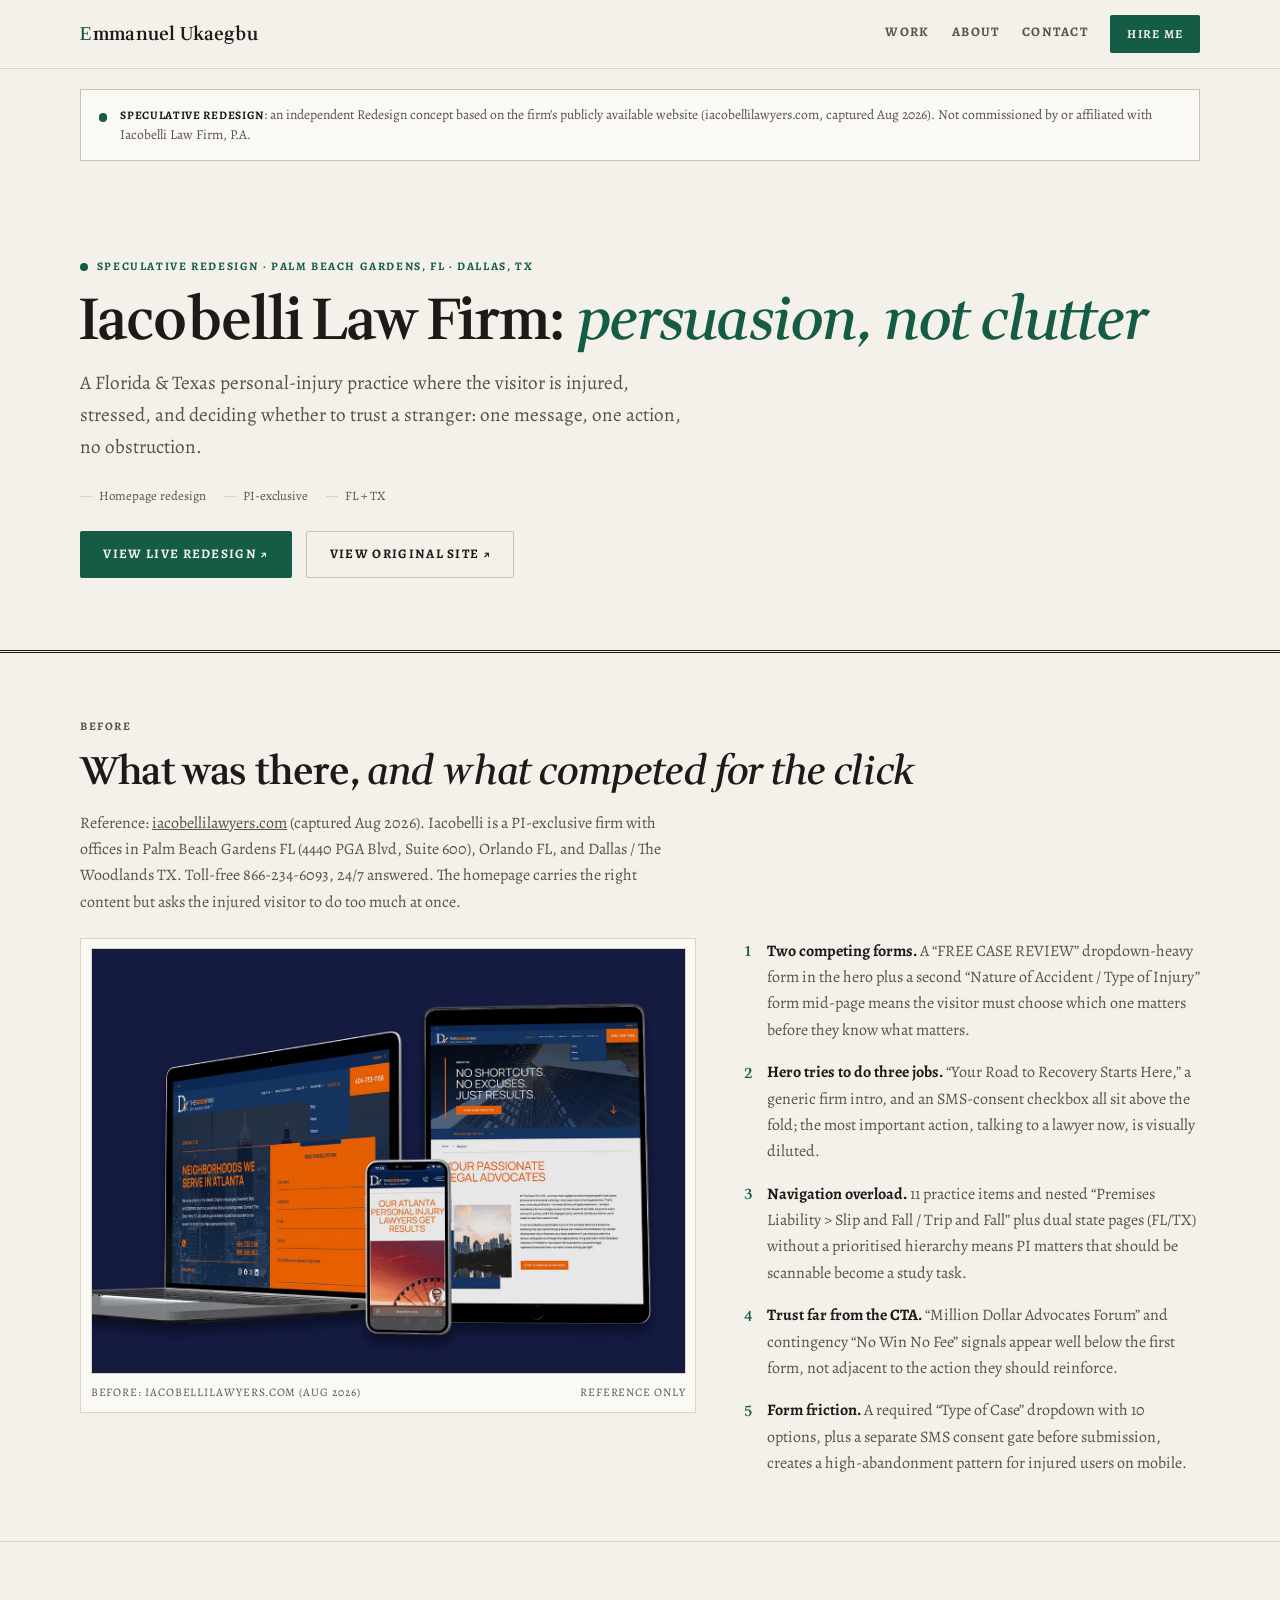
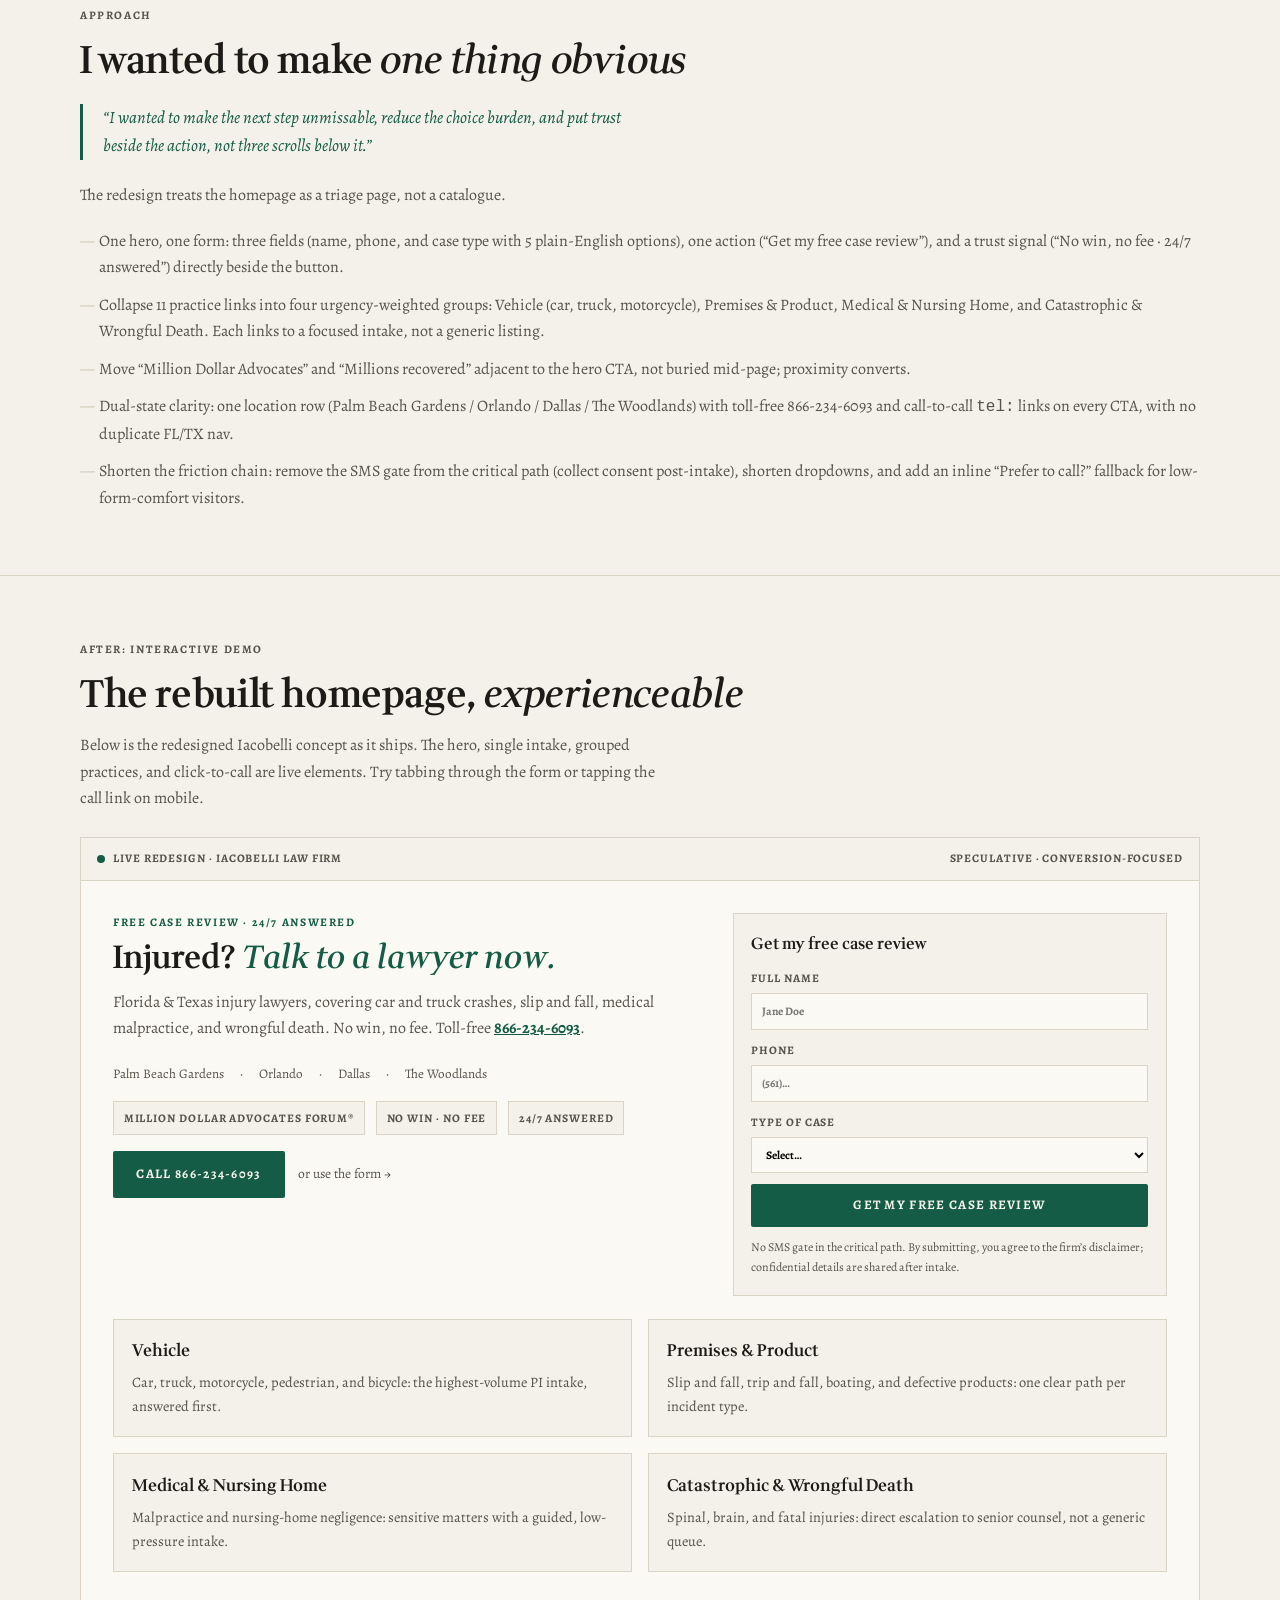
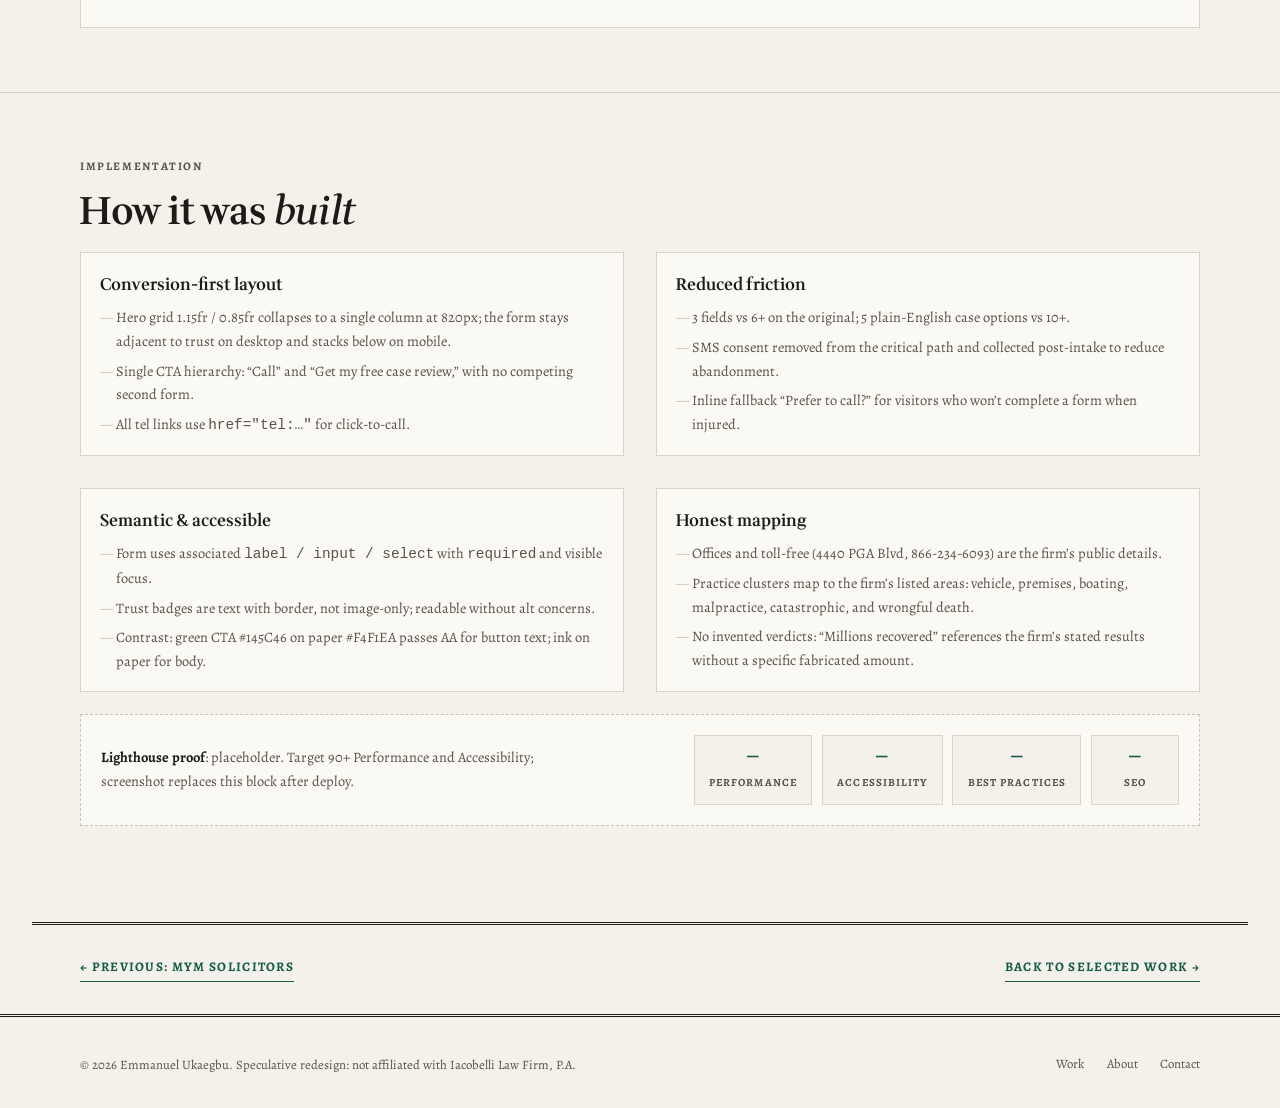
<file: case-studies/iacobelli-law-firm.html>
<!doctype html>
<html lang="en">
<head>
<meta charset="utf-8">
<meta name="viewport" content="width=device-width, initial-scale=1">
<title>Iacobelli Law Firm — Speculative Redesign · Emmanuel Ukaegbu</title>
<meta name="description" content="Speculative redesign of Iacobelli Law Firm — persuasion, not clutter, for a PI practice that meets clients at their worst moment. Before, approach, interactive after.">
<link rel="preconnect" href="https://fonts.googleapis.com">
<link rel="preconnect" href="https://fonts.gstatic.com" crossorigin>
<link href="https://fonts.googleapis.com/css2?family=Wittgenstein:ital,wght@0,400;0,500;0,600;0,700;1,400;1,500;1,600&family=Alegreya:ital,wght@0,400;0,500;0,700;1,400&display=swap" rel="stylesheet">
<link rel="stylesheet" href="case-study.css">
</head>
<body>
<header class="site-header">
  <div class="container inner">
    <a class="wordmark" href="../index.html"><span class="mark">E</span>mmanuel Ukaegbu</a>
    <nav class="header-nav" aria-label="Primary">
      <a class="nav-link" href="../index.html#work">Work</a>
      <a class="nav-link" href="../index.html#about">About</a>
      <a class="nav-link" href="../index.html#contact">Contact</a>
      <a class="btn btn-primary btn-small" href="../index.html#contact">Hire Me</a>
    </nav>
  </div>
</header>

<main>
  <div class="container">
    <div class="banner-spec">
      <span class="dot" aria-hidden="true"></span>
      <p><strong>Speculative redesign</strong>: an independent Redesign concept based on the firm’s publicly available website (iacobellilawyers.com, captured Aug 2026). Not commissioned by or affiliated with Iacobelli Law Firm, P.A.</p>
    </div>
  </div>

  <section class="case-hero">
    <div class="container">
      <p class="label eyebrow">Speculative redesign · Palm Beach Gardens, FL · Dallas, TX</p>
      <h1>Iacobelli Law Firm: <em>persuasion, not clutter</em></h1>
      <p class="lede">A Florida &amp; Texas personal-injury practice where the visitor is injured, stressed, and deciding whether to trust a stranger: one message, one action, no obstruction.</p>
      <div class="meta"><span>Homepage redesign</span><span>PI-exclusive</span><span>FL + TX</span></div>
      <div class="ctas">
        <a class="btn btn-primary" href="#after">View live redesign ↗</a>
        <a class="btn btn-ghost" href="https://www.iacobellilawyers.com/" target="_blank" rel="noopener">View original site ↗</a>
      </div>
    </div>
  </section>

  <section class="cs-section">
    <div class="container">
      <p class="label cs-kicker">Before</p>
      <h2>What was there, <em>and what competed for the click</em></h2>
      <p>Reference: <a href="https://www.iacobellilawyers.com/">iacobellilawyers.com</a> (captured Aug 2026). Iacobelli is a PI-exclusive firm with offices in Palm Beach Gardens FL (4440 PGA Blvd, Suite 600), Orlando FL, and Dallas / The Woodlands TX. Toll-free 866-234-6093, 24/7 answered. The homepage carries the right content but asks the injured visitor to do too much at once.</p>
      <div class="before-grid">
        <figure class="before-shot">
          <img src="../images/dixon-thumb.webp" alt="Before reference placeholder: Iacobelli current homepage, with dual forms and dense nav" width="1280" height="914" loading="lazy">
          <figcaption><span>Before: iacobellilawyers.com (Aug 2026)</span><span>Reference only</span></figcaption>
        </figure>
        <ol class="observations">
          <li><strong>Two competing forms.</strong> A “FREE CASE REVIEW” dropdown-heavy form in the hero plus a second “Nature of Accident / Type of Injury” form mid-page means the visitor must choose which one matters before they know what matters.</li>
          <li><strong>Hero tries to do three jobs.</strong> “Your Road to Recovery Starts Here,” a generic firm intro, and an SMS-consent checkbox all sit above the fold; the most important action, talking to a lawyer now, is visually diluted.</li>
          <li><strong>Navigation overload.</strong> 11 practice items and nested “Premises Liability > Slip and Fall / Trip and Fall” plus dual state pages (FL/TX) without a prioritised hierarchy means PI matters that should be scannable become a study task.</li>
          <li><strong>Trust far from the CTA.</strong> “Million Dollar Advocates Forum” and contingency “No Win No Fee” signals appear well below the first form, not adjacent to the action they should reinforce.</li>
          <li><strong>Form friction.</strong> A required “Type of Case” dropdown with 10 options, plus a separate SMS consent gate before submission, creates a high-abandonment pattern for injured users on mobile.</li>
        </ol>
      </div>
    </div>
  </section>

  <section class="cs-section">
    <div class="container">
      <p class="label cs-kicker">Approach</p>
      <h2>I wanted to make <em>one thing obvious</em></h2>
      <div class="approach-quote">
        <p><em>“I wanted to make the next step unmissable, reduce the choice burden, and put trust beside the action, not three scrolls below it.”</em></p>
      </div>
      <p>The redesign treats the homepage as a triage page, not a catalogue.</p>
      <ul class="approach-list">
        <li>One hero, one form: three fields (name, phone, and case type with 5 plain-English options), one action (“Get my free case review”), and a trust signal (“No win, no fee · 24/7 answered”) directly beside the button.</li>
        <li>Collapse 11 practice links into four urgency-weighted groups: Vehicle (car, truck, motorcycle), Premises &amp; Product, Medical &amp; Nursing Home, and Catastrophic &amp; Wrongful Death. Each links to a focused intake, not a generic listing.</li>
        <li>Move “Million Dollar Advocates” and “Millions recovered” adjacent to the hero CTA, not buried mid-page; proximity converts.</li>
        <li>Dual-state clarity: one location row (Palm Beach Gardens / Orlando / Dallas / The Woodlands) with toll-free 866-234-6093 and call-to-call <code>tel:</code> links on every CTA, with no duplicate FL/TX nav.</li>
        <li>Shorten the friction chain: remove the SMS gate from the critical path (collect consent post-intake), shorten dropdowns, and add an inline “Prefer to call?” fallback for low-form-comfort visitors.</li>
      </ul>
    </div>
  </section>

  <section class="cs-section" id="after">
    <div class="container">
      <p class="label cs-kicker">After: interactive demo</p>
      <h2>The rebuilt homepage, <em>experienceable</em></h2>
      <p>Below is the redesigned Iacobelli concept as it ships. The hero, single intake, grouped practices, and click-to-call are live elements. Try tabbing through the form or tapping the call link on mobile.</p>
      <div class="after-demo">
        <div class="demo-bar"><span><span class="dot"></span>Live redesign · Iacobelli Law Firm</span><span>Speculative · Conversion-focused</span></div>
        <div class="demo-body">
          <div style="display:grid;grid-template-columns:1.15fr .85fr;gap:2rem;align-items:start;margin-bottom:1.4rem">
            <div>
              <p class="label" style="color:var(--green);margin-bottom:.6rem">Free case review · 24/7 answered</p>
              <h3>Injured? <em>Talk to a lawyer now.</em></h3>
              <p class="demo-lede">Florida &amp; Texas injury lawyers, covering car and truck crashes, slip and fall, medical malpractice, and wrongful death. No win, no fee. Toll-free <a href="tel:8662346093" style="color:var(--green);font-weight:700">866-234-6093</a>.</p>
              <div style="display:flex;flex-wrap:wrap;gap:.5rem 1rem;color:var(--ink-soft);font-size:.82rem;margin-bottom:1rem">
                <span>Palm Beach Gardens</span><span>·</span><span>Orlando</span><span>·</span><span>Dallas</span><span>·</span><span>The Woodlands</span>
              </div>
              <div style="display:flex;flex-wrap:wrap;gap:.7rem;align-items:center;margin-bottom:1rem">
                <span style="font-size:.72rem;letter-spacing:.08em;text-transform:uppercase;font-weight:700;color:var(--ink-soft);border:var(--rule-1px);background:var(--paper);padding:.4rem .6rem">Million Dollar Advocates Forum®</span>
                <span style="font-size:.72rem;letter-spacing:.08em;text-transform:uppercase;font-weight:700;color:var(--ink-soft);border:var(--rule-1px);background:var(--paper);padding:.4rem .6rem">No win · No fee</span>
                <span style="font-size:.72rem;letter-spacing:.08em;text-transform:uppercase;font-weight:700;color:var(--ink-soft);border:var(--rule-1px);background:var(--paper);padding:.4rem .6rem">24/7 answered</span>
              </div>
              <a class="btn btn-primary" href="tel:8662346093">Call 866-234-6093</a>
              <span style="margin-left:.6rem;font-size:.85rem;color:var(--ink-soft)">or use the form →</span>
            </div>
            <form onsubmit="event.preventDefault(); this.querySelector('.form-status').hidden=false;" style="border:var(--rule-1px);background:var(--paper);padding:1.1rem;display:flex;flex-direction:column;gap:.7rem">
              <h4 style="font-family:var(--display);font-weight:600">Get my free case review</h4>
              <label style="font-size:.72rem;letter-spacing:.08em;text-transform:uppercase;font-weight:700;color:var(--ink-soft)">Full name<input type="text" required placeholder="Jane Doe" style="width:100%;margin-top:.3rem;padding:.5rem .6rem;border:var(--rule-1px);background:var(--paper-raised);font:inherit"></label>
              <label style="font-size:.72rem;letter-spacing:.08em;text-transform:uppercase;font-weight:700;color:var(--ink-soft)">Phone<input type="tel" required placeholder="(561)…" style="width:100%;margin-top:.3rem;padding:.5rem .6rem;border:var(--rule-1px);background:var(--paper-raised);font:inherit"></label>
              <label style="font-size:.72rem;letter-spacing:.08em;text-transform:uppercase;font-weight:700;color:var(--ink-soft)">Type of case
                <select style="width:100%;margin-top:.3rem;padding:.5rem .6rem;border:var(--rule-1px);background:var(--paper-raised);font:inherit">
                  <option>Select…</option><option>Car / Truck crash</option><option>Motorcycle / Pedestrian</option><option>Slip / Trip and fall</option><option>Medical malpractice</option><option>Wrongful death / Other</option>
                </select>
              </label>
              <button class="btn btn-primary" type="submit">Get my free case review</button>
              <p class="form-status" hidden style="font-size:.85rem;color:var(--green)">Demo: no data sent. Production posts to the firm’s 24/7 intake.</p>
              <p style="font-size:.75rem;color:var(--ink-soft);margin:0">No SMS gate in the critical path. By submitting, you agree to the firm’s disclaimer; confidential details are shared after intake.</p>
            </form>
          </div>
          <div class="demo-grid">
            <article class="demo-card"><h4>Vehicle</h4><p>Car, truck, motorcycle, pedestrian, and bicycle: the highest-volume PI intake, answered first.</p></article>
            <article class="demo-card"><h4>Premises &amp; Product</h4><p>Slip and fall, trip and fall, boating, and defective products: one clear path per incident type.</p></article>
            <article class="demo-card"><h4>Medical &amp; Nursing Home</h4><p>Malpractice and nursing-home negligence: sensitive matters with a guided, low-pressure intake.</p></article>
            <article class="demo-card"><h4>Catastrophic &amp; Wrongful Death</h4><p>Spinal, brain, and fatal injuries: direct escalation to senior counsel, not a generic queue.</p></article>
          </div>
        </div>
      </div>
    </div>
  </section>

  <section class="cs-section">
    <div class="container">
      <p class="label cs-kicker">Implementation</p>
      <h2>How it was <em>built</em></h2>
      <div class="impl-grid">
        <div class="impl-card">
          <h3>Conversion-first layout</h3>
          <ul>
            <li>Hero grid 1.15fr / 0.85fr collapses to a single column at 820px; the form stays adjacent to trust on desktop and stacks below on mobile.</li>
            <li>Single CTA hierarchy: “Call” and “Get my free case review,” with no competing second form.</li>
            <li>All tel links use <code>href="tel:…"</code> for click-to-call.</li>
          </ul>
        </div>
        <div class="impl-card">
          <h3>Reduced friction</h3>
          <ul>
            <li>3 fields vs 6+ on the original; 5 plain-English case options vs 10+.</li>
            <li>SMS consent removed from the critical path and collected post-intake to reduce abandonment.</li>
            <li>Inline fallback “Prefer to call?” for visitors who won’t complete a form when injured.</li>
          </ul>
        </div>
        <div class="impl-card">
          <h3>Semantic & accessible</h3>
          <ul>
            <li>Form uses associated <code>label / input / select</code> with <code>required</code> and visible focus.</li>
            <li>Trust badges are text with border, not image-only; readable without alt concerns.</li>
            <li>Contrast: green CTA #145C46 on paper #F4F1EA passes AA for button text; ink on paper for body.</li>
          </ul>
        </div>
        <div class="impl-card">
          <h3>Honest mapping</h3>
          <ul>
            <li>Offices and toll-free (4440 PGA Blvd, 866-234-6093) are the firm’s public details.</li>
            <li>Practice clusters map to the firm’s listed areas: vehicle, premises, boating, malpractice, catastrophic, and wrongful death.</li>
            <li>No invented verdicts: “Millions recovered” references the firm’s stated results without a specific fabricated amount.</li>
          </ul>
        </div>
      </div>
      <div class="proof-box">
        <p><strong>Lighthouse proof</strong>: placeholder. Target 90+ Performance and Accessibility; screenshot replaces this block after deploy.</p>
        <div class="proof-metrics">
          <div class="proof-metric"><strong>—</strong><span>Performance</span></div>
          <div class="proof-metric"><strong>—</strong><span>Accessibility</span></div>
          <div class="proof-metric"><strong>—</strong><span>Best practices</span></div>
          <div class="proof-metric"><strong>—</strong><span>SEO</span></div>
        </div>
      </div>
    </div>
  </section>

  <nav class="cs-nav container" aria-label="Case study navigation">
    <a href="mym-solicitors.html">← Previous: MYM Solicitors</a>
    <a href="../index.html#work">Back to Selected Work →</a>
  </nav>
</main>

<footer class="site-footer">
  <div class="container inner">
    <p>© 2026 Emmanuel Ukaegbu. Speculative redesign: not affiliated with Iacobelli Law Firm, P.A.</p>
    <nav aria-label="Footer"><a href="../index.html#work">Work</a><a href="../index.html#about">About</a><a href="../index.html#contact">Contact</a></nav>
  </div>
</footer>
</body>
</html>
</file>
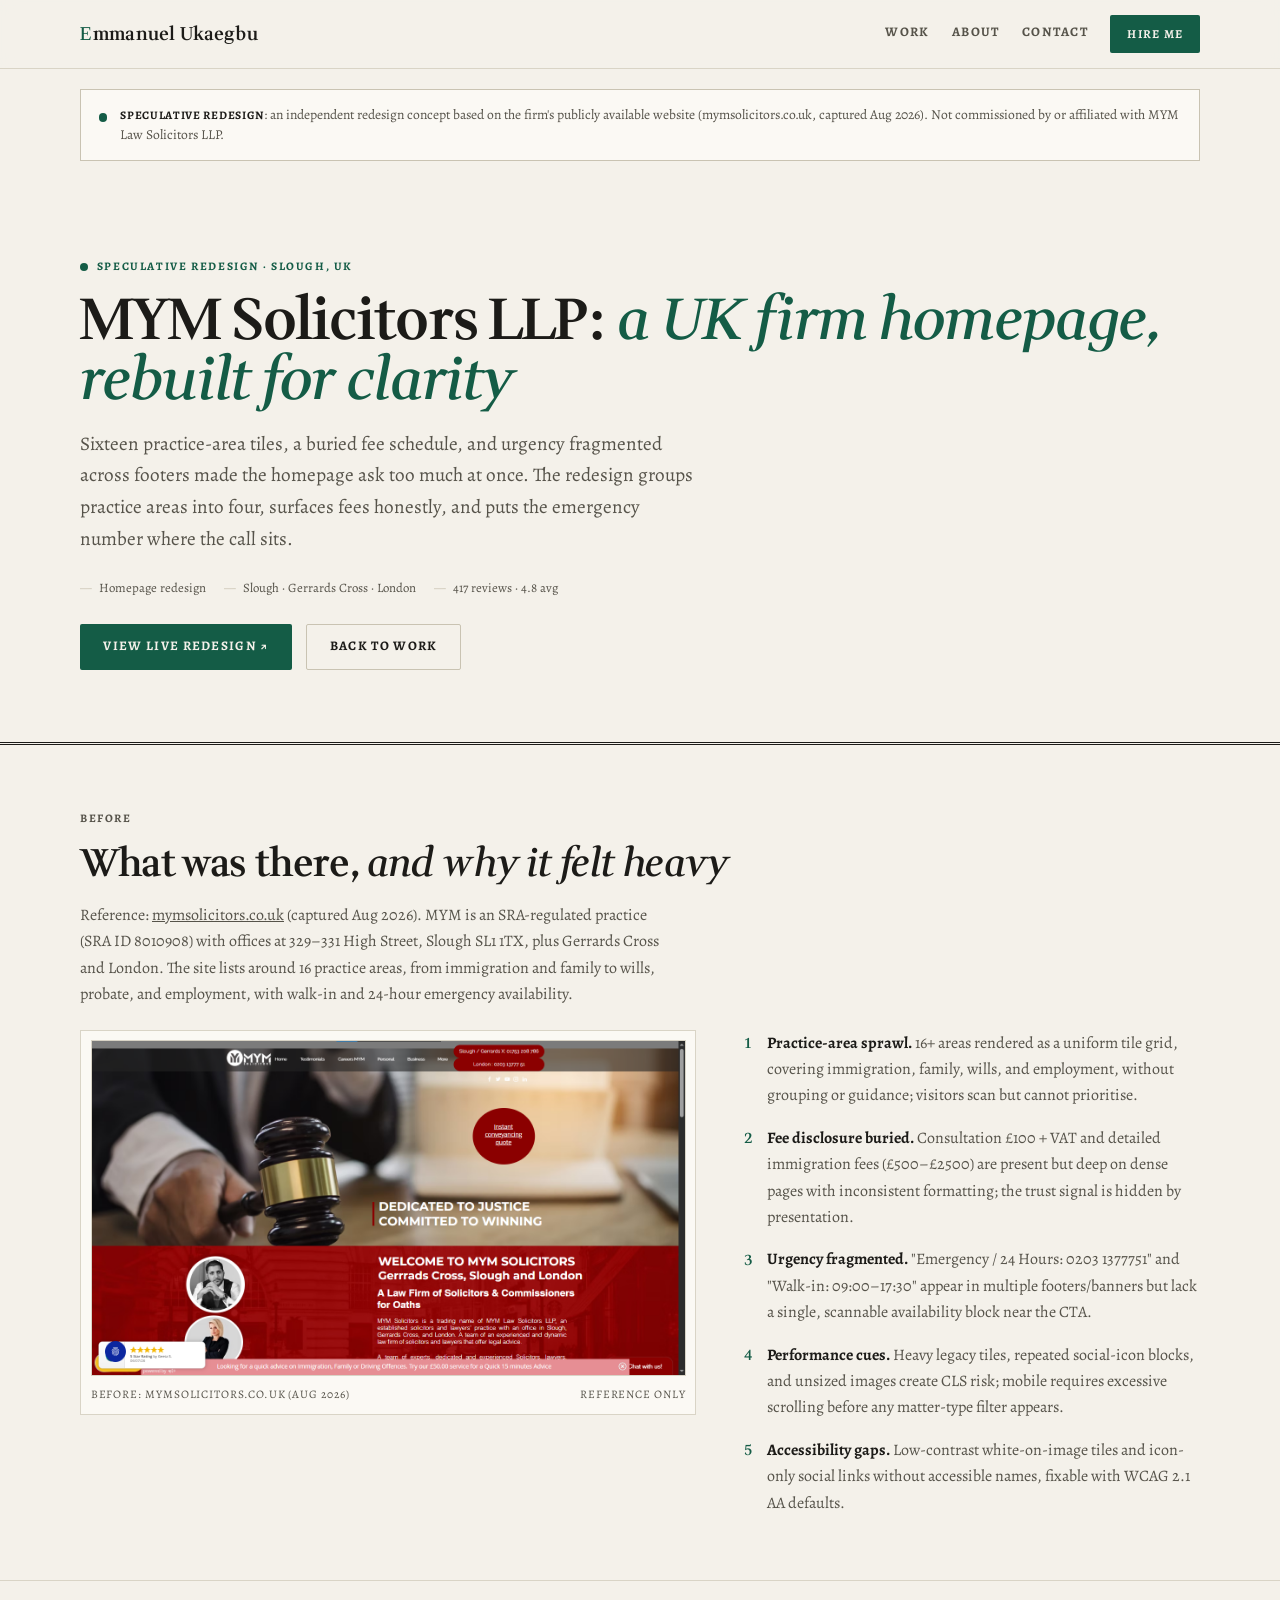
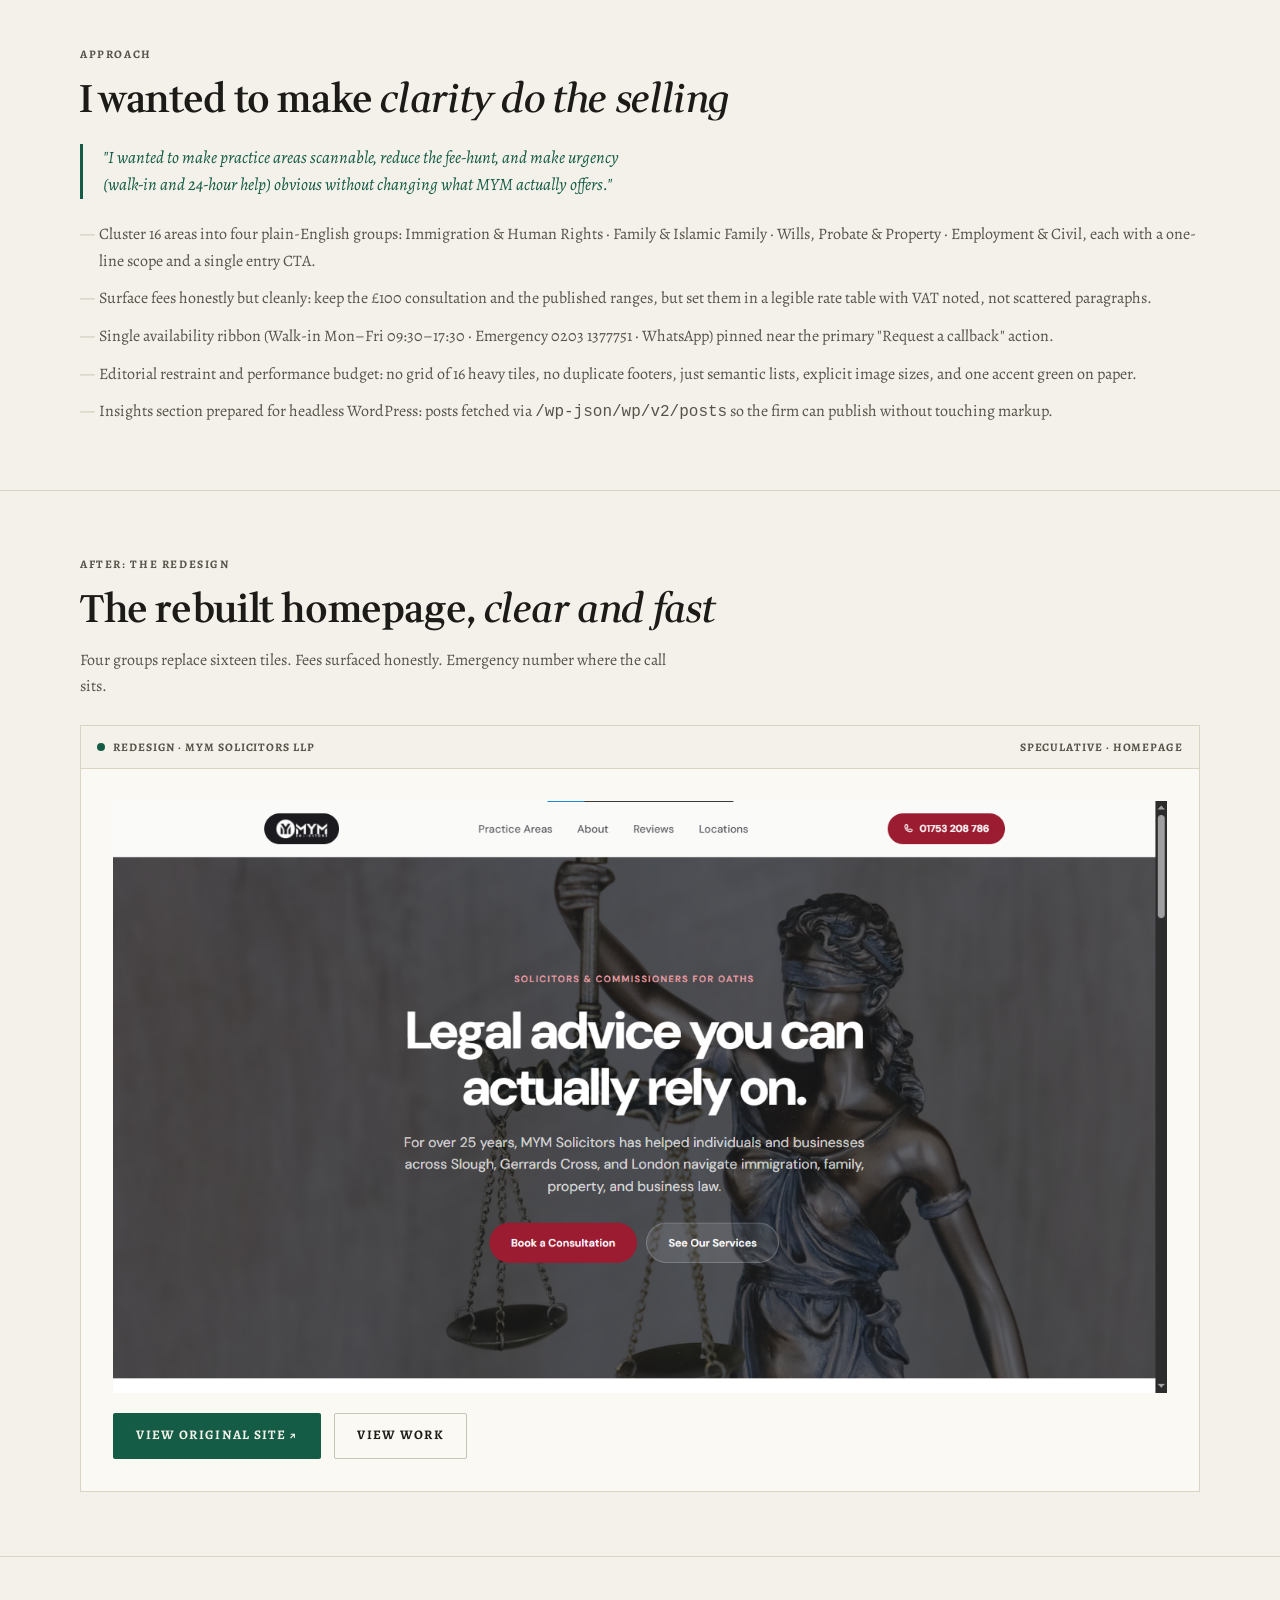
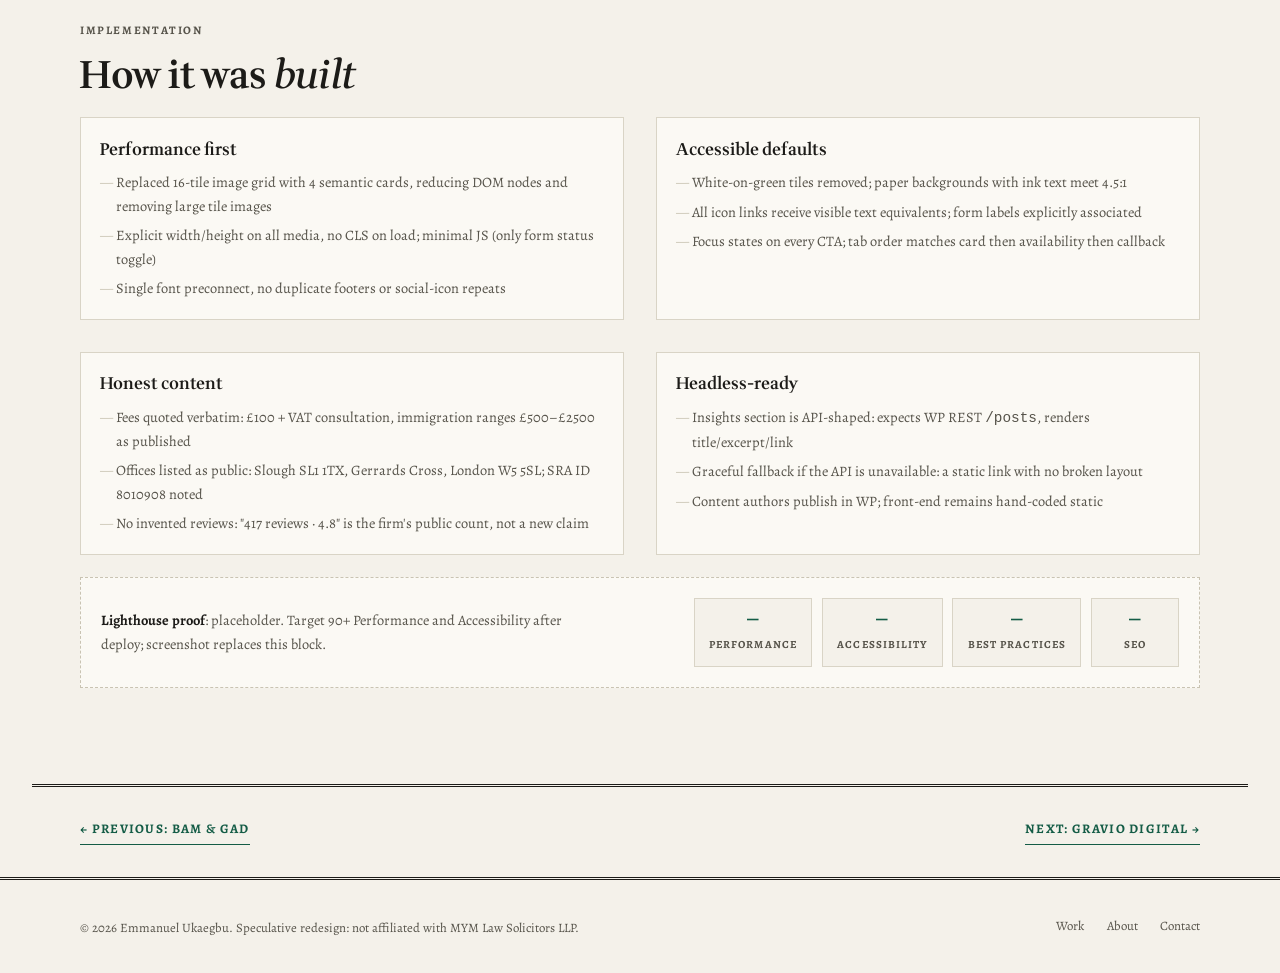
<file: case-studies/mym-solicitors.html>
<!doctype html>
<html lang="en">
<head>
<meta charset="utf-8">
<meta name="viewport" content="width=device-width, initial-scale=1">
<title>MYM Solicitors LLP — Speculative Redesign · Emmanuel Ukaegbu</title>
<meta name="description" content="Speculative redesign of MYM Solicitors LLP — making a legacy UK solicitor site fast and clear. Before, approach, interactive after.">
<link rel="preconnect" href="https://fonts.googleapis.com">
<link rel="preconnect" href="https://fonts.gstatic.com" crossorigin>
<link href="https://fonts.googleapis.com/css2?family=Wittgenstein:ital,wght@0,400;0,500;0,600;0,700;1,400;1,500;1,600&family=Alegreya:ital,wght@0,400;0,500;0,700;1,400&display=swap" rel="stylesheet">
<link rel="stylesheet" href="case-study.css">
</head>
<body>
<header class="site-header">
  <div class="container inner">
    <a class="wordmark" href="../index.html"><span class="mark">E</span>mmanuel Ukaegbu</a>
    <nav class="header-nav" aria-label="Primary">
      <a class="nav-link" href="../index.html#work">Work</a>
      <a class="nav-link" href="../index.html#about">About</a>
      <a class="nav-link" href="../index.html#contact">Contact</a>
      <a class="btn btn-primary btn-small" href="../index.html#contact">Hire Me</a>
    </nav>
  </div>
</header>

<main>
  <div class="container">
    <div class="banner-spec">
      <span class="dot" aria-hidden="true"></span>
      <p><strong>Speculative Redesign</strong>: an independent redesign concept based on the firm's publicly available website (mymsolicitors.co.uk, captured Aug 2026). Not commissioned by or affiliated with MYM Law Solicitors LLP.</p>
    </div>
  </div>

  <section class="case-hero">
    <div class="container">
      <p class="label eyebrow">Speculative redesign · Slough, UK</p>
      <h1>MYM Solicitors LLP: <em>a UK firm homepage, rebuilt for clarity</em></h1>
      <p class="lede">Sixteen practice-area tiles, a buried fee schedule, and urgency fragmented across footers made the homepage ask too much at once. The redesign groups practice areas into four, surfaces fees honestly, and puts the emergency number where the call sits.</p>
      <div class="meta"><span>Homepage redesign</span><span>Slough · Gerrards Cross · London</span><span>417 reviews · 4.8 avg</span></div>
      <div class="ctas">
        <a class="btn btn-primary" href="#after">View live redesign ↗</a>
        <a class="btn btn-ghost" href="../index.html#work">Back to work</a>
      </div>
    </div>
  </section>

  <section class="cs-section">
    <div class="container">
      <p class="label cs-kicker">Before</p>
      <h2>What was there, <em>and why it felt heavy</em></h2>
      <p>Reference: <a href="https://www.mymsolicitors.co.uk/">mymsolicitors.co.uk</a> (captured Aug 2026). MYM is an SRA-regulated practice (SRA ID 8010908) with offices at 329–331 High Street, Slough SL1 1TX, plus Gerrards Cross and London. The site lists around 16 practice areas, from immigration and family to wills, probate, and employment, with walk-in and 24-hour emergency availability.</p>
      <div class="before-grid">
        <figure class="before-shot">
          <img src="../images/mym-before.png" alt="Before reference: MYM current site, with a dense practice grid and fee-heavy pages" width="1400" height="1000" loading="lazy">
          <figcaption><span>Before: mymsolicitors.co.uk (Aug 2026)</span><span>Reference only</span></figcaption>
        </figure>
        <ol class="observations">
          <li><strong>Practice-area sprawl.</strong> 16+ areas rendered as a uniform tile grid, covering immigration, family, wills, and employment, without grouping or guidance; visitors scan but cannot prioritise.</li>
          <li><strong>Fee disclosure buried.</strong> Consultation £100 + VAT and detailed immigration fees (£500–£2500) are present but deep on dense pages with inconsistent formatting; the trust signal is hidden by presentation.</li>
          <li><strong>Urgency fragmented.</strong> "Emergency / 24 Hours: 0203 1377751" and "Walk-in: 09:00–17:30" appear in multiple footers/banners but lack a single, scannable availability block near the CTA.</li>
          <li><strong>Performance cues.</strong> Heavy legacy tiles, repeated social-icon blocks, and unsized images create CLS risk; mobile requires excessive scrolling before any matter-type filter appears.</li>
          <li><strong>Accessibility gaps.</strong> Low-contrast white-on-image tiles and icon-only social links without accessible names, fixable with WCAG 2.1 AA defaults.</li>
        </ol>
      </div>
    </div>
  </section>

  <section class="cs-section">
    <div class="container">
      <p class="label cs-kicker">Approach</p>
      <h2>I wanted to make <em>clarity do the selling</em></h2>
      <div class="approach-quote">
        <p><em>"I wanted to make practice areas scannable, reduce the fee-hunt, and make urgency (walk-in and 24-hour help) obvious without changing what MYM actually offers."</em></p>
      </div>
      <ul class="approach-list">
        <li>Cluster 16 areas into four plain-English groups: Immigration &amp; Human Rights · Family &amp; Islamic Family · Wills, Probate &amp; Property · Employment &amp; Civil, each with a one-line scope and a single entry CTA.</li>
        <li>Surface fees honestly but cleanly: keep the £100 consultation and the published ranges, but set them in a legible rate table with VAT noted, not scattered paragraphs.</li>
        <li>Single availability ribbon (Walk-in Mon–Fri 09:30–17:30 · Emergency 0203 1377751 · WhatsApp) pinned near the primary "Request a callback" action.</li>
        <li>Editorial restraint and performance budget: no grid of 16 heavy tiles, no duplicate footers, just semantic lists, explicit image sizes, and one accent green on paper.</li>
        <li>Insights section prepared for headless WordPress: posts fetched via <code>/wp-json/wp/v2/posts</code> so the firm can publish without touching markup.</li>
      </ul>
    </div>
  </section>

  <section class="cs-section" id="after">
    <div class="container">
      <p class="label cs-kicker">After: the redesign</p>
      <h2>The rebuilt homepage, <em>clear and fast</em></h2>
      <p>Four groups replace sixteen tiles. Fees surfaced honestly. Emergency number where the call sits.</p>
      <div class="after-demo">
        <div class="demo-bar"><span><span class="dot"></span>Redesign · MYM Solicitors LLP</span><span>Speculative · Homepage</span></div>
        <div class="demo-body">
          <figure class="after-shot">
            <img src="../images/mym-redesign.png" alt="MYM Solicitors homepage redesign" width="1280" height="914" loading="lazy">
          </figure>
          <div class="demo-actions">
            <a class="btn btn-primary" href="https://www.mymsolicitors.co.uk/" target="_blank" rel="noopener">View original site ↗</a>
            <a class="btn btn-ghost" href="../index.html#work">View Work</a>
          </div>
        </div>
      </div>
    </div>
  </section>

  <section class="cs-section">
    <div class="container">
      <p class="label cs-kicker">Implementation</p>
      <h2>How it was <em>built</em></h2>
      <div class="impl-grid">
        <div class="impl-card">
          <h3>Performance first</h3>
          <ul>
            <li>Replaced 16-tile image grid with 4 semantic cards, reducing DOM nodes and removing large tile images</li>
            <li>Explicit width/height on all media, no CLS on load; minimal JS (only form status toggle)</li>
            <li>Single font preconnect, no duplicate footers or social-icon repeats</li>
          </ul>
        </div>
        <div class="impl-card">
          <h3>Accessible defaults</h3>
          <ul>
            <li>White-on-green tiles removed; paper backgrounds with ink text meet 4.5:1</li>
            <li>All icon links receive visible text equivalents; form labels explicitly associated</li>
            <li>Focus states on every CTA; tab order matches card then availability then callback</li>
          </ul>
        </div>
        <div class="impl-card">
          <h3>Honest content</h3>
          <ul>
            <li>Fees quoted verbatim: £100 + VAT consultation, immigration ranges £500–£2500 as published</li>
            <li>Offices listed as public: Slough SL1 1TX, Gerrards Cross, London W5 5SL; SRA ID 8010908 noted</li>
            <li>No invented reviews: "417 reviews · 4.8" is the firm's public count, not a new claim</li>
          </ul>
        </div>
        <div class="impl-card">
          <h3>Headless-ready</h3>
          <ul>
            <li>Insights section is API-shaped: expects WP REST <code>/posts</code>, renders title/excerpt/link</li>
            <li>Graceful fallback if the API is unavailable: a static link with no broken layout</li>
            <li>Content authors publish in WP; front-end remains hand-coded static</li>
          </ul>
        </div>
      </div>
      <div class="proof-box">
        <p><strong>Lighthouse proof</strong>: placeholder. Target 90+ Performance and Accessibility after deploy; screenshot replaces this block.</p>
        <div class="proof-metrics">
          <div class="proof-metric"><strong>—</strong><span>Performance</span></div>
          <div class="proof-metric"><strong>—</strong><span>Accessibility</span></div>
          <div class="proof-metric"><strong>—</strong><span>Best practices</span></div>
          <div class="proof-metric"><strong>—</strong><span>SEO</span></div>
        </div>
      </div>
    </div>
  </section>

  <nav class="cs-nav container" aria-label="Case study navigation">
    <a href="bam-and-gad.html">← Previous: Bam &amp; Gad</a>
    <a href="gravio-digital.html">Next: Gravio Digital →</a>
  </nav>
</main>

<footer class="site-footer">
  <div class="container inner">
    <p>© 2026 Emmanuel Ukaegbu. Speculative redesign: not affiliated with MYM Law Solicitors LLP.</p>
    <nav aria-label="Footer"><a href="../index.html#work">Work</a><a href="../index.html#about">About</a><a href="../index.html#contact">Contact</a></nav>
  </div>
</footer>
</body>
</html>
</file>
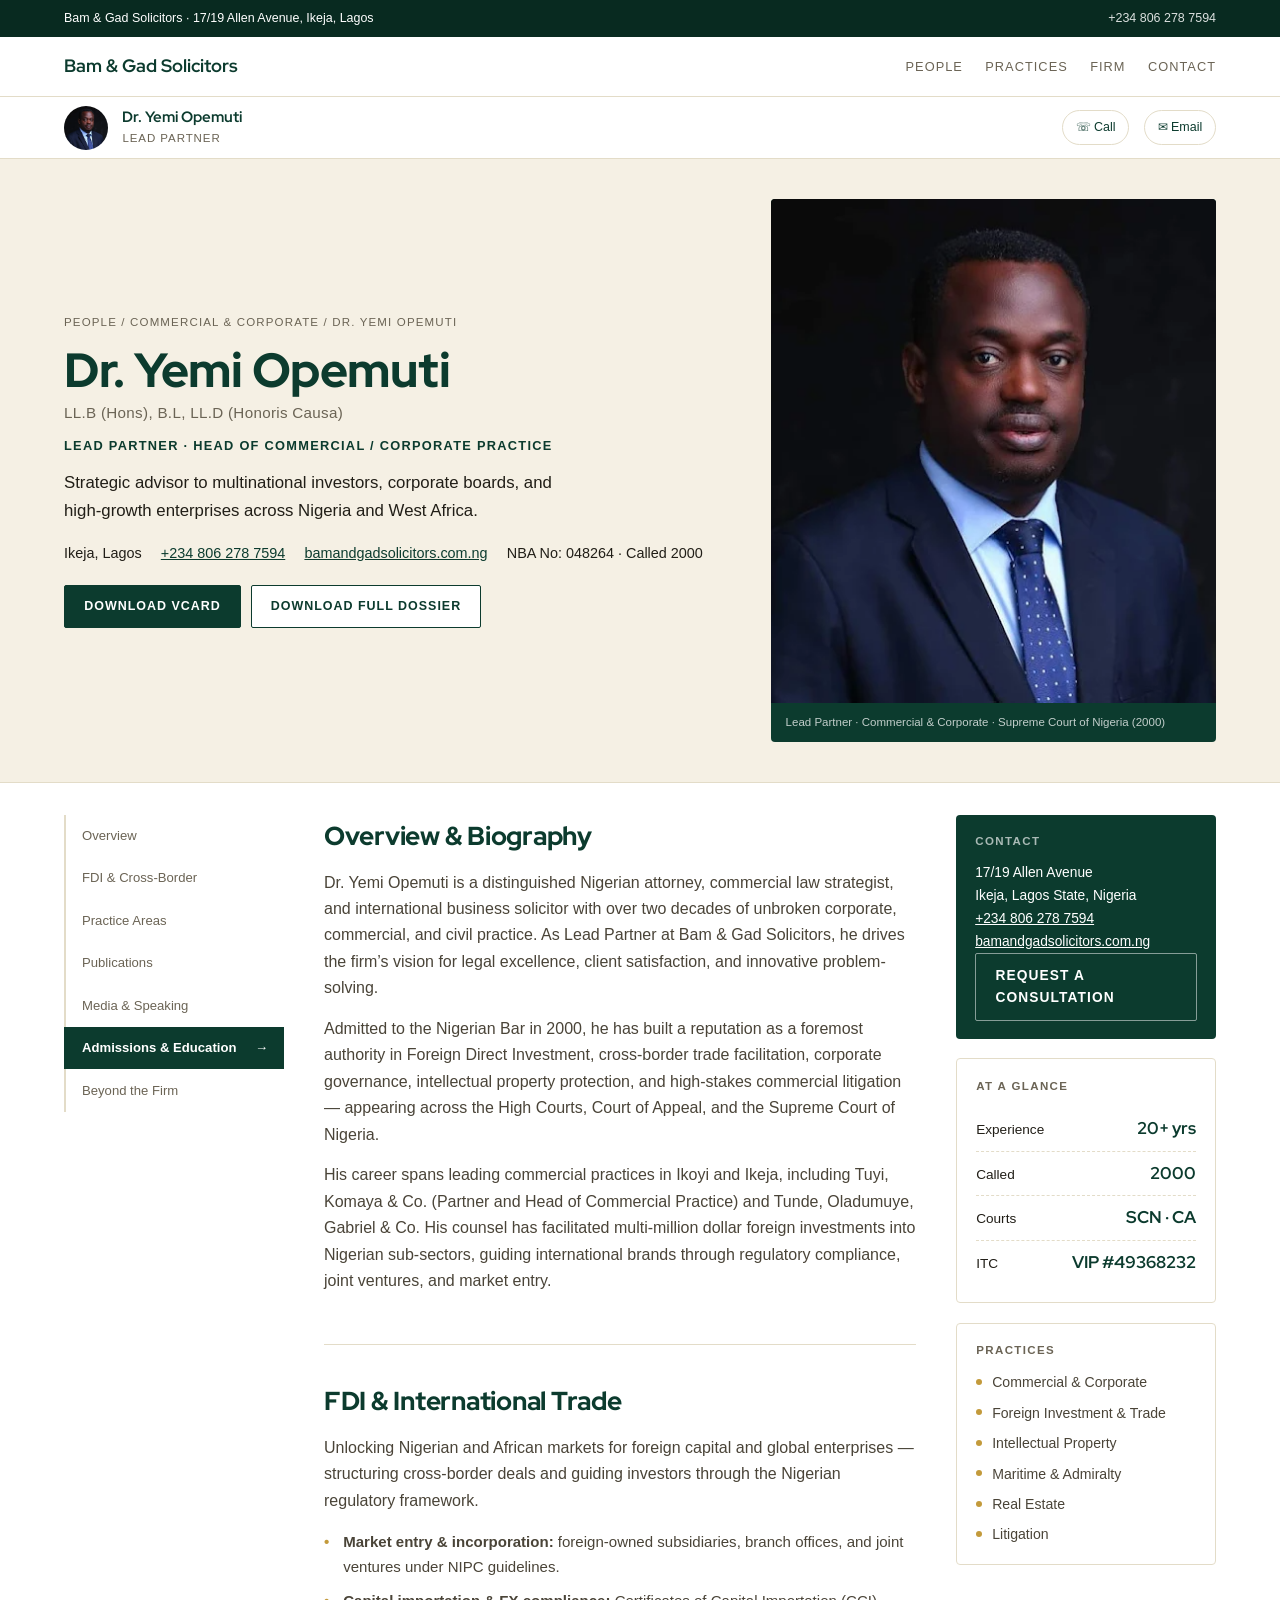
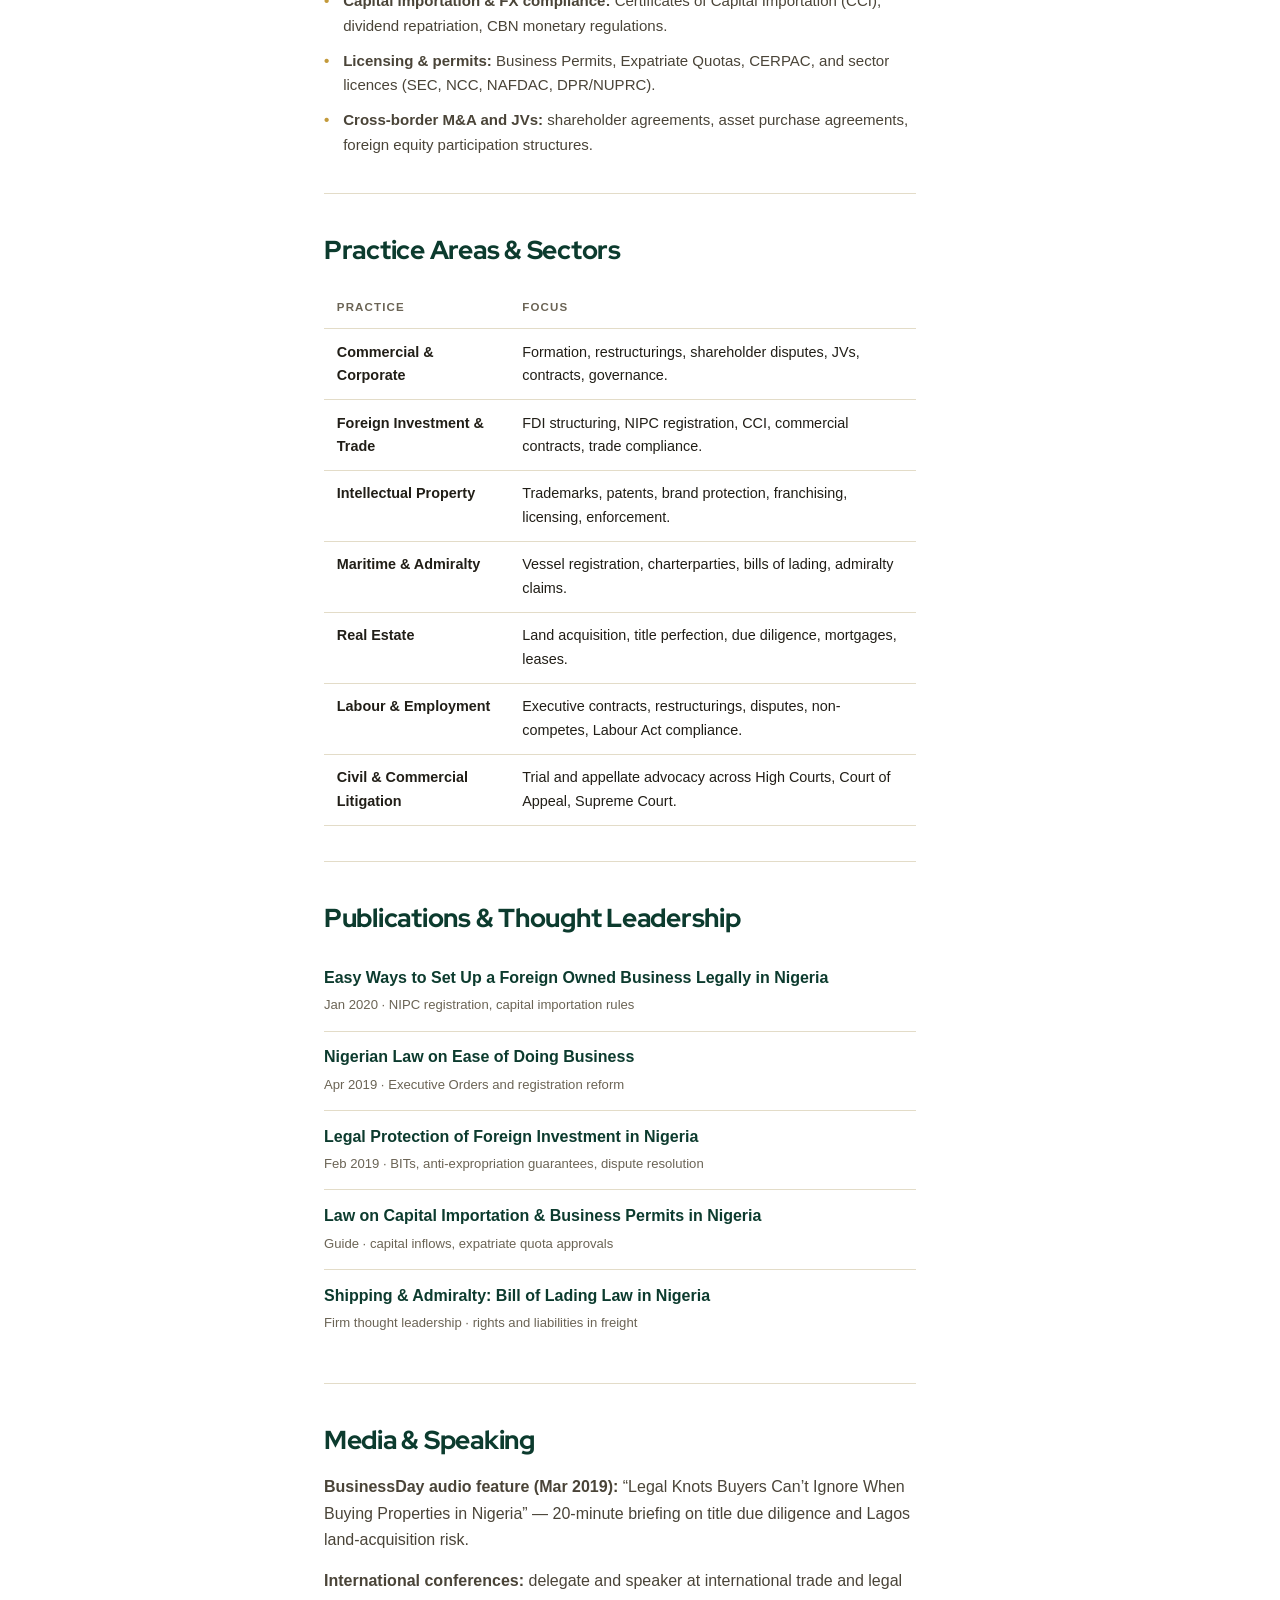
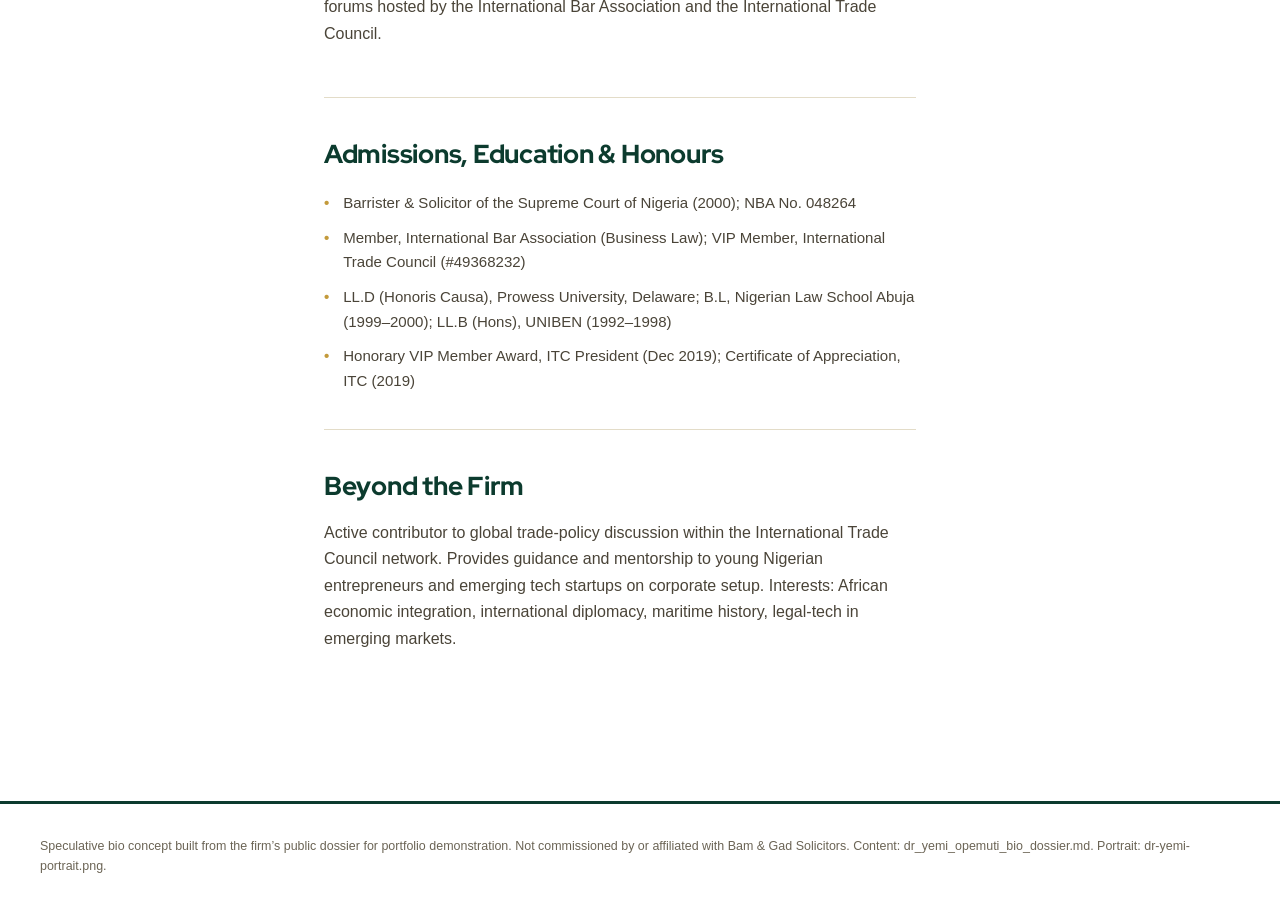
<file: assets/bam-gad-redesign/dr-yemi-bio.html>
<!doctype html>
<html lang="en">
<head>
<meta charset="utf-8">
<meta name="viewport" content="width=device-width, initial-scale=1">
<title>Dr. Yemi Opemuti — Lead Partner | Bam &amp; Gad Solicitors</title>
<meta name="description" content="Dr. Yemi Opemuti, Lead Partner and Head of Commercial & Corporate Practice at Bam & Gad Solicitors, Ikeja Lagos. FDI, cross-border transactions, corporate strategy. Speculative bio concept.">
<link rel="preconnect" href="https://fonts.googleapis.com">
<link rel="preconnect" href="https://fonts.gstatic.com" crossorigin>
<link href="https://fonts.googleapis.com/css2?family=Red+Hat+Display:wght@500;700;800&display=swap" rel="stylesheet">
<style>
  :root{
    --navy:#0C3B2E; --navy-deep:#082A20; --ink:#211E17; --muted:#6B6455;
    --line:#E3DCC8; --paper:#ffffff; --wash:#F5F0E4; --gold:#C39A3B;
    --serif:"Red Hat Display","Segoe UI",Helvetica,Arial,sans-serif; --sans:"Segoe UI",-apple-system,Roboto,Helvetica,Arial,sans-serif;
  }
  *{box-sizing:border-box;margin:0;padding:0}
  html{scroll-behavior:smooth}
  body{font-family:var(--sans);color:var(--ink);background:var(--paper);line-height:1.65;-webkit-font-smoothing:antialiased}
  a{color:var(--navy)}
  :focus-visible{outline:2px solid var(--navy);outline-offset:3px}
  .topbar{background:var(--navy-deep);color:#fff;font-size:.78rem}
  .topbar .inner{max-width:1200px;margin:0 auto;padding:.5rem 1.5rem;display:flex;justify-content:space-between;gap:1rem}
  .topbar a{color:#fff;text-decoration:none;opacity:.85}
  .firmbar{border-bottom:1px solid var(--line);background:#fff}
  .firmbar .inner{max-width:1200px;margin:0 auto;padding:.9rem 1.5rem;display:flex;align-items:center;justify-content:space-between;gap:1rem}
  .firmbar .brand{font-family:var(--serif);font-weight:700;font-size:1.15rem;color:var(--navy);text-decoration:none}
  .firmbar nav{display:flex;gap:1.4rem;font-size:.8rem;letter-spacing:.08em;text-transform:uppercase}
  .firmbar nav a{color:var(--muted);text-decoration:none}
  .firmbar nav a:hover{color:var(--navy)}
  /* Sticky person bar (PBWT microsite-static-navbar equivalent) */
  .personbar{position:sticky;top:0;z-index:40;background:#fff;border-bottom:1px solid var(--line)}
  .personbar .inner{max-width:1200px;margin:0 auto;padding:.55rem 1.5rem;display:flex;align-items:center;gap:.9rem}
  .personbar img{width:44px;height:44px;object-fit:cover;border-radius:50%}
  .personbar .who{line-height:1.25}
  .personbar .who strong{display:block;font-family:var(--serif);font-size:.95rem;color:var(--navy)}
  .personbar .who span{font-size:.72rem;letter-spacing:.08em;text-transform:uppercase;color:var(--muted)}
  .personbar .spacer{flex:1}
  .iconbtn{display:inline-flex;align-items:center;gap:.4rem;font-size:.78rem;color:var(--navy);text-decoration:none;border:1px solid var(--line);border-radius:999px;padding:.4rem .8rem}
  .iconbtn:hover{border-color:var(--navy)}
  /* Hero (PBWT marquee-bio equivalent) */
  .hero{background:var(--wash);border-bottom:1px solid var(--line)}
  .hero .inner{max-width:1200px;margin:0 auto;padding:2.5rem 1.5rem;display:grid;grid-template-columns:1.2fr .8fr;gap:2.5rem;align-items:center}
  .crumb{font-size:.72rem;letter-spacing:.1em;text-transform:uppercase;color:var(--muted);margin-bottom:.8rem}
  .hero h1{font-family:var(--serif);font-weight:800;font-size:clamp(2rem,4vw,3rem);line-height:1.06;letter-spacing:-.01em;color:var(--navy);margin-bottom:.3rem}
  .hero .titles{font-family:var(--sans);font-size:.95rem;letter-spacing:.02em;color:var(--muted);margin-bottom:.6rem}
  .hero .role{font-size:.8rem;letter-spacing:.1em;text-transform:uppercase;color:var(--navy);font-weight:700;margin-bottom:.8rem}
  .hero .tagline{font-family:var(--sans);font-size:1.05rem;font-weight:500;color:var(--ink);max-width:56ch;margin-bottom:1.1rem}
  .contactline{display:flex;flex-wrap:wrap;gap:.5rem 1.2rem;font-size:.9rem;margin-bottom:1.2rem}
  .contactline a{color:var(--navy)}
  .dlrow{display:flex;flex-wrap:wrap;gap:.6rem}
  .btn{display:inline-block;font-size:.78rem;letter-spacing:.08em;text-transform:uppercase;font-weight:700;padding:.65rem 1.2rem;border-radius:2px;text-decoration:none;border:1px solid var(--navy)}
  .btn-solid{background:var(--navy);color:#fff}
  .btn-solid:hover{background:var(--navy-deep)}
  .btn-ghost{background:#fff;color:var(--navy)}
  .btn-ghost:hover{background:var(--wash)}
  .hero figure{background:var(--navy);border-radius:4px;overflow:hidden}
  .hero figure img{width:100%;height:auto;display:block;aspect-ratio:3/3.4;object-fit:cover;object-position:top center}
  .hero figcaption{font-size:.72rem;color:rgba(255,255,255,.75);padding:.6rem .9rem}
  /* Body grid: left spy nav | main | right rail */
  .layout{max-width:1200px;margin:0 auto;padding:2rem 1.5rem 4rem;display:grid;grid-template-columns:220px minmax(0,1fr) 260px;gap:2.5rem;align-items:start}
  .spynav{position:sticky;top:76px;border-left:2px solid var(--line)}
  .spynav a{display:flex;justify-content:space-between;align-items:center;gap:.5rem;padding:.65rem 1rem;font-size:.82rem;color:var(--muted);text-decoration:none;border-left:2px solid transparent;margin-left:-2px}
  .spynav a:hover{color:var(--navy)}
  .spynav a.active{background:var(--navy);color:#fff;border-left-color:var(--navy);font-weight:700}
  .spynav a.active .arrow{opacity:1}
  .spynav .arrow{opacity:0}
  main section{scroll-margin-top:90px;padding-bottom:2.2rem;margin-bottom:2.2rem;border-bottom:1px solid var(--line)}
  main section:last-child{border-bottom:none}
  main h2{font-family:var(--serif);font-weight:800;font-size:1.6rem;letter-spacing:-.01em;color:var(--navy);margin-bottom:.8rem}
  main p{color:#4A4438;margin-bottom:.9rem;max-width:68ch}
  main ul.matters{list-style:none;display:flex;flex-direction:column;gap:.6rem;margin-top:1rem}
  main ul.matters li{padding-left:1.2rem;position:relative;color:#4A4438;font-size:.94rem}
  main ul.matters li::before{content:"\2022";position:absolute;left:0;color:var(--gold);font-weight:700}
  .practice-table{width:100%;border-collapse:collapse;margin-top:1rem;font-size:.9rem}
  .practice-table th,.practice-table td{text-align:left;padding:.7rem .8rem;border-bottom:1px solid var(--line);vertical-align:top}
  .practice-table th{font-size:.72rem;letter-spacing:.1em;text-transform:uppercase;color:var(--muted)}
  .pub{padding:.8rem 0;border-bottom:1px solid var(--line)}
  .pub:last-child{border-bottom:none}
  .pub strong{display:block;color:var(--navy)}
  .pub span{font-size:.82rem;color:var(--muted)}
  .rail{position:sticky;top:76px;display:flex;flex-direction:column;gap:1.2rem}
  .card{border:1px solid var(--line);border-radius:4px;background:#fff;padding:1.1rem 1.2rem}
  .card h3{font-size:.72rem;letter-spacing:.12em;text-transform:uppercase;color:var(--muted);margin-bottom:.7rem}
  .card ul{list-style:none;font-size:.88rem;display:flex;flex-direction:column;gap:.45rem}
  .card ul li{padding-left:1rem;position:relative;color:#4A4438}
  .card ul li::before{content:"";position:absolute;left:0;top:.55em;width:6px;height:6px;border-radius:50%;background:var(--gold)}
  .stat{display:flex;justify-content:space-between;align-items:baseline;padding:.5rem 0;border-bottom:1px dashed var(--line);font-size:.85rem}
  .stat:last-child{border-bottom:none}
  .stat strong{font-family:var(--serif);font-size:1.05rem;color:var(--navy)}
  .contact-card{background:var(--navy);color:#fff;border:none}
  .contact-card h3{color:rgba(255,255,255,.65)}
  .contact-card p,.contact-card a{color:#fff;font-size:.86rem}
  .contact-card .btn-ghost{background:transparent;color:#fff;border-color:rgba(255,255,255,.5)}
  footer{border-top:3px solid var(--navy);padding:2rem 1.5rem;font-size:.78rem;color:var(--muted)}
  footer .inner{max-width:1200px;margin:0 auto}
  @media (max-width:1020px){
    .layout{grid-template-columns:200px minmax(0,1fr)}
    .rail{grid-column:1/-1;position:static;display:grid;grid-template-columns:repeat(auto-fit,minmax(240px,1fr))}
  }
  @media (max-width:760px){
    .hero .inner{grid-template-columns:1fr}
    .layout{grid-template-columns:1fr}
    .spynav{position:static;display:flex;overflow-x:auto;border-left:none;border-bottom:1px solid var(--line);padding-bottom:.4rem}
    .spynav a{white-space:nowrap;border-left:none;border-bottom:2px solid transparent;margin-left:0}
    .spynav a.active{border-bottom-color:var(--navy)}
    .firmbar nav{display:none}
  }
  @media (prefers-reduced-motion:reduce){html{scroll-behavior:auto}*{transition:none!important}}
</style>
</head>
<body>

<div class="topbar"><div class="inner"><span>Bam &amp; Gad Solicitors &middot; 17/19 Allen Avenue, Ikeja, Lagos</span><a href="tel:+2348062787594">+234 806 278 7594</a></div></div>
<div class="firmbar"><div class="inner">
  <a class="brand" href="#">Bam &amp; Gad Solicitors</a>
  <nav aria-label="Firm"><a href="#">People</a><a href="#">Practices</a><a href="#">Firm</a><a href="#">Contact</a></nav>
</div></div>

<div class="personbar"><div class="inner">
  <img src="dr-yemi-portrait.png" alt="Dr. Yemi Opemuti" width="88" height="88">
  <div class="who"><strong>Dr. Yemi Opemuti</strong><span>Lead Partner</span></div>
  <div class="spacer"></div>
  <a class="iconbtn" href="tel:+2348062787594">&#9743; Call</a>
  <a class="iconbtn" href="https://bamandgadsolicitors.com.ng" target="_blank" rel="noopener">&#9993; Email</a>
</div></div>

<header class="hero"><div class="inner">
  <div>
    <p class="crumb">People / Commercial &amp; Corporate / Dr. Yemi Opemuti</p>
    <h1>Dr. Yemi Opemuti</h1>
    <p class="titles">LL.B (Hons), B.L, LL.D (Honoris Causa)</p>
    <p class="role">Lead Partner &middot; Head of Commercial / Corporate Practice</p>
    <p class="tagline">Strategic advisor to multinational investors, corporate boards, and high-growth enterprises across Nigeria and West Africa.</p>
    <div class="contactline">
      <span>Ikeja, Lagos</span>
      <a href="tel:+2348062787594">+234 806 278 7594</a>
      <a href="https://bamandgadsolicitors.com.ng" target="_blank" rel="noopener">bamandgadsolicitors.com.ng</a>
      <span>NBA No: 048264 &middot; Called 2000</span>
    </div>
    <div class="dlrow">
      <a class="btn btn-solid" href="#" onclick="return false">Download vCard</a>
      <a class="btn btn-ghost" href="dr_yemi_opemuti_bio_dossier.md">Download Full Dossier</a>
    </div>
  </div>
  <figure>
    <img src="dr-yemi-portrait.png" alt="Portrait of Dr. Yemi Opemuti, Lead Partner at Bam and Gad Solicitors" width="600" height="680" fetchpriority="high">
    <figcaption>Lead Partner &middot; Commercial &amp; Corporate &middot; Supreme Court of Nigeria (2000)</figcaption>
  </figure>
</div></header>

<div class="layout">
  <nav class="spynav" aria-label="On this page">
    <a href="#overview" class="active">Overview <span class="arrow">&rarr;</span></a>
    <a href="#fdi">FDI &amp; Cross-Border <span class="arrow">&rarr;</span></a>
    <a href="#practices">Practice Areas <span class="arrow">&rarr;</span></a>
    <a href="#publications">Publications <span class="arrow">&rarr;</span></a>
    <a href="#media">Media &amp; Speaking <span class="arrow">&rarr;</span></a>
    <a href="#admissions">Admissions &amp; Education <span class="arrow">&rarr;</span></a>
    <a href="#beyond">Beyond the Firm <span class="arrow">&rarr;</span></a>
  </nav>

  <main>
    <section id="overview" tabindex="-1">
      <h2>Overview &amp; Biography</h2>
      <p>Dr. Yemi Opemuti is a distinguished Nigerian attorney, commercial law strategist, and international business solicitor with over two decades of unbroken corporate, commercial, and civil practice. As Lead Partner at Bam &amp; Gad Solicitors, he drives the firm&rsquo;s vision for legal excellence, client satisfaction, and innovative problem-solving.</p>
      <p>Admitted to the Nigerian Bar in 2000, he has built a reputation as a foremost authority in Foreign Direct Investment, cross-border trade facilitation, corporate governance, intellectual property protection, and high-stakes commercial litigation &mdash; appearing across the High Courts, Court of Appeal, and the Supreme Court of Nigeria.</p>
      <p>His career spans leading commercial practices in Ikoyi and Ikeja, including Tuyi, Komaya &amp; Co. (Partner and Head of Commercial Practice) and Tunde, Oladumuye, Gabriel &amp; Co. His counsel has facilitated multi-million dollar foreign investments into Nigerian sub-sectors, guiding international brands through regulatory compliance, joint ventures, and market entry.</p>
    </section>

    <section id="fdi" tabindex="-1">
      <h2>FDI &amp; International Trade</h2>
      <p>Unlocking Nigerian and African markets for foreign capital and global enterprises &mdash; structuring cross-border deals and guiding investors through the Nigerian regulatory framework.</p>
      <ul class="matters">
        <li><strong>Market entry &amp; incorporation:</strong> foreign-owned subsidiaries, branch offices, and joint ventures under NIPC guidelines.</li>
        <li><strong>Capital importation &amp; FX compliance:</strong> Certificates of Capital Importation (CCI), dividend repatriation, CBN monetary regulations.</li>
        <li><strong>Licensing &amp; permits:</strong> Business Permits, Expatriate Quotas, CERPAC, and sector licences (SEC, NCC, NAFDAC, DPR/NUPRC).</li>
        <li><strong>Cross-border M&amp;A and JVs:</strong> shareholder agreements, asset purchase agreements, foreign equity participation structures.</li>
      </ul>
    </section>

    <section id="practices" tabindex="-1">
      <h2>Practice Areas &amp; Sectors</h2>
      <table class="practice-table">
        <thead><tr><th>Practice</th><th>Focus</th></tr></thead>
        <tbody>
          <tr><td><strong>Commercial &amp; Corporate</strong></td><td>Formation, restructurings, shareholder disputes, JVs, contracts, governance.</td></tr>
          <tr><td><strong>Foreign Investment &amp; Trade</strong></td><td>FDI structuring, NIPC registration, CCI, commercial contracts, trade compliance.</td></tr>
          <tr><td><strong>Intellectual Property</strong></td><td>Trademarks, patents, brand protection, franchising, licensing, enforcement.</td></tr>
          <tr><td><strong>Maritime &amp; Admiralty</strong></td><td>Vessel registration, charterparties, bills of lading, admiralty claims.</td></tr>
          <tr><td><strong>Real Estate</strong></td><td>Land acquisition, title perfection, due diligence, mortgages, leases.</td></tr>
          <tr><td><strong>Labour &amp; Employment</strong></td><td>Executive contracts, restructurings, disputes, non-competes, Labour Act compliance.</td></tr>
          <tr><td><strong>Civil &amp; Commercial Litigation</strong></td><td>Trial and appellate advocacy across High Courts, Court of Appeal, Supreme Court.</td></tr>
        </tbody>
      </table>
    </section>

    <section id="publications" tabindex="-1">
      <h2>Publications &amp; Thought Leadership</h2>
      <div class="pub"><strong>Easy Ways to Set Up a Foreign Owned Business Legally in Nigeria</strong><span>Jan 2020 &middot; NIPC registration, capital importation rules</span></div>
      <div class="pub"><strong>Nigerian Law on Ease of Doing Business</strong><span>Apr 2019 &middot; Executive Orders and registration reform</span></div>
      <div class="pub"><strong>Legal Protection of Foreign Investment in Nigeria</strong><span>Feb 2019 &middot; BITs, anti-expropriation guarantees, dispute resolution</span></div>
      <div class="pub"><strong>Law on Capital Importation &amp; Business Permits in Nigeria</strong><span>Guide &middot; capital inflows, expatriate quota approvals</span></div>
      <div class="pub"><strong>Shipping &amp; Admiralty: Bill of Lading Law in Nigeria</strong><span>Firm thought leadership &middot; rights and liabilities in freight</span></div>
    </section>

    <section id="media" tabindex="-1">
      <h2>Media &amp; Speaking</h2>
      <p><strong>BusinessDay audio feature (Mar 2019):</strong> &ldquo;Legal Knots Buyers Can&rsquo;t Ignore When Buying Properties in Nigeria&rdquo; &mdash; 20-minute briefing on title due diligence and Lagos land-acquisition risk.</p>
      <p><strong>International conferences:</strong> delegate and speaker at international trade and legal forums hosted by the International Bar Association and the International Trade Council.</p>
    </section>

    <section id="admissions" tabindex="-1">
      <h2>Admissions, Education &amp; Honours</h2>
      <ul class="matters">
        <li>Barrister &amp; Solicitor of the Supreme Court of Nigeria (2000); NBA No. 048264</li>
        <li>Member, International Bar Association (Business Law); VIP Member, International Trade Council (#49368232)</li>
        <li>LL.D (Honoris Causa), Prowess University, Delaware; B.L, Nigerian Law School Abuja (1999&ndash;2000); LL.B (Hons), UNIBEN (1992&ndash;1998)</li>
        <li>Honorary VIP Member Award, ITC President (Dec 2019); Certificate of Appreciation, ITC (2019)</li>
      </ul>
    </section>

    <section id="beyond" tabindex="-1">
      <h2>Beyond the Firm</h2>
      <p>Active contributor to global trade-policy discussion within the International Trade Council network. Provides guidance and mentorship to young Nigerian entrepreneurs and emerging tech startups on corporate setup. Interests: African economic integration, international diplomacy, maritime history, legal-tech in emerging markets.</p>
    </section>
  </main>

  <aside class="rail" aria-label="Attorney sidebar">
    <div class="card contact-card">
      <h3>Contact</h3>
      <p>17/19 Allen Avenue<br>Ikeja, Lagos State, Nigeria</p>
      <p><a href="tel:+2348062787594">+234 806 278 7594</a><br><a href="https://bamandgadsolicitors.com.ng" target="_blank" rel="noopener">bamandgadsolicitors.com.ng</a></p>
      <p><a class="btn btn-ghost" href="tel:+2348062787594">Request a consultation</a></p>
    </div>
    <div class="card">
      <h3>At a glance</h3>
      <div class="stat"><span>Experience</span><strong>20+ yrs</strong></div>
      <div class="stat"><span>Called</span><strong>2000</strong></div>
      <div class="stat"><span>Courts</span><strong>SCN &middot; CA</strong></div>
      <div class="stat"><span>ITC</span><strong>VIP #49368232</strong></div>
    </div>
    <div class="card">
      <h3>Practices</h3>
      <ul>
        <li>Commercial &amp; Corporate</li>
        <li>Foreign Investment &amp; Trade</li>
        <li>Intellectual Property</li>
        <li>Maritime &amp; Admiralty</li>
        <li>Real Estate</li>
        <li>Litigation</li>
      </ul>
    </div>
  </aside>
</div>

<footer><div class="inner">
  <p>Speculative bio concept built from the firm&rsquo;s public dossier for portfolio demonstration. Not commissioned by or affiliated with Bam &amp; Gad Solicitors. Content: dr_yemi_opemuti_bio_dossier.md. Portrait: dr-yemi-portrait.png.</p>
</div></footer>

<script>
(function(){
  var links = Array.prototype.slice.call(document.querySelectorAll('.spynav a'));
  var map = {};
  links.forEach(function(a){ map[a.getAttribute('href').slice(1)] = a; });
  var sections = links.map(function(a){ return document.getElementById(a.getAttribute('href').slice(1)); }).filter(Boolean);
  function setActive(id){
    links.forEach(function(a){ a.classList.toggle('active', a.getAttribute('href') === '#' + id); });
  }
  if('IntersectionObserver' in window){
    var obs = new IntersectionObserver(function(entries){
      entries.forEach(function(e){ if(e.isIntersecting) setActive(e.target.id); });
    }, { rootMargin: '-30% 0px -55% 0px', threshold: 0 });
    sections.forEach(function(s){ obs.observe(s); });
  }
  links.forEach(function(a){
    a.addEventListener('click', function(){
      links.forEach(function(x){ x.classList.remove('active'); });
      a.classList.add('active');
    });
  });
})();
</script>
</body>
</html>
</file>
<file: styles.css>
:root{
  --paper:#F4F1EA;
  --paper-raised:#FBF9F4;
  --ink:#1C1B18;
  --ink-soft:#56534A;
  --green:#145C46;
  --green-deep:#0E4435;
  --hairline:#D9D4C6;
  --hairline-strong:#C9C3B2;
  --display:"Wittgenstein","Times New Roman",Georgia,serif;
  --body:"Alegreya",Georgia,serif;
  --rule-1px:1px solid var(--hairline);
  --maxw:76rem;
}

*{box-sizing:border-box;margin:0;padding:0}

html{scroll-behavior:smooth}

body{
  background:var(--paper);
  color:var(--ink);
  font-family:var(--body);
  font-size:1rem;
  line-height:1.65;
  -webkit-font-smoothing:antialiased;
  text-rendering:optimizeLegibility;
}

::selection{background:var(--green);color:var(--paper)}

:focus-visible{outline:2px solid var(--green);outline-offset:3px}

img{display:block;max-width:100%}

a{color:inherit}

.container{
  max-width:var(--maxw);
  margin:0 auto;
  padding-inline:clamp(1.25rem,4vw,3rem);
}

.label{
  font-family:var(--body);
  font-size:.72rem;
  letter-spacing:.14em;
  text-transform:uppercase;
  font-weight:700;
}

/* ---------- header ---------- */
.site-header{
  position:sticky;
  top:0;
  z-index:50;
  background:rgba(244,241,234,.92);
  backdrop-filter:blur(8px);
  border-bottom:var(--rule-1px);
}
.site-header .inner{
  display:flex;
  align-items:center;
  justify-content:space-between;
  gap:1rem;
  padding-block:.95rem;
}
.wordmark{
  font-family:var(--display);
  font-size:1.15rem;
  font-weight:600;
  letter-spacing:.01em;
  text-decoration:none;
  color:var(--ink);
}
.wordmark .mark{
  color:var(--green);
  /*font-style:italic;*/
  font-weight:500;
  margin-right:.12rem;
}
.header-nav{
  display:flex;
  align-items:center;
  gap:1.4rem;
}
.header-nav a.nav-link{
  font-size:.82rem;
  letter-spacing:.1em;
  text-transform:uppercase;
  font-weight:700;
  color:var(--ink-soft);
  text-decoration:none;
  border-bottom:1px solid transparent;
  padding-bottom:.15rem;
}
.header-nav a.nav-link:hover{
  color:var(--green);
  border-bottom-color:var(--green);
}
.btn{
  display:inline-block;
  font-family:var(--body);
  font-size:.82rem;
  letter-spacing:.1em;
  text-transform:uppercase;
  font-weight:700;
  padding:.72rem 1.4rem;
  border-radius:2px;
  text-decoration:none;
  border:1px solid transparent;
  transition:background .18s ease,color .18s ease,border-color .18s ease,transform .18s ease;
}
.btn-primary{
  background:var(--green);
  color:var(--paper);
}
.btn-primary:hover{background:var(--green-deep);transform:scale(1.06)}
.btn-primary:active{transform:scale(1.02)}
.btn-ghost{
  border-color:var(--hairline-strong);
  color:var(--ink);
}
.btn-ghost:hover{
  border-color:var(--ink);
  background:var(--paper-raised);
}
.btn-small{padding:.5rem 1rem;font-size:.76rem}

/* ---------- hero ---------- */
.hero{
  padding-block:clamp(3.5rem,8vw,6.5rem);
  border-bottom:3px double var(--ink);
}
.hero .grid{
  display:grid;
  grid-template-columns:1.15fr .85fr;
  gap:clamp(2rem,5vw,4.5rem);
  align-items:start;
}
.hero-eyebrow{
  color:var(--green);
  margin-bottom:1.25rem;
  line-height:1.65;
}
.hero-eyebrow::before{
  content:"";
  display:inline-block;
  vertical-align:middle;
  width:.55rem;height:.55rem;
  margin-right:.6rem;
  background:var(--green);
  border-radius:50%;
}
.hero h1{
  font-family:var(--display);
  font-weight:600;
  font-size:clamp(2.6rem,6vw,4.6rem);
  line-height:1.04;
  letter-spacing:-.02em;
  margin-bottom:1.4rem;
}
.hero h1 em{
  font-style:italic;
  font-weight:500;
  color:var(--green);
}
.hero .lede{
  color:var(--ink-soft);
  font-size:clamp(1.05rem,1.6vw,1.2rem);
  max-width:48ch;
  margin-bottom:2.1rem;
}
.hero .ctas{
  display:flex;
  flex-wrap:wrap;
  gap:.9rem;
  margin-bottom:2.4rem;
}
.hero .proof{
  display:flex;
  flex-wrap:wrap;
  gap:.5rem 1.4rem;
  color:var(--ink-soft);
  font-size:.82rem;
}
.hero .proof span{
  display:inline-flex;
  align-items:center;
  gap:.5rem;
}
.hero .proof span::before{
  content:"—";
  color:var(--hairline-strong);
}
.portrait{
  position:relative;
  border-radius:3px;
  overflow:hidden;
  background:var(--green-deep);
  box-shadow:0 2px 3px rgba(28,27,24,.08),0 18px 40px -20px rgba(28,27,24,.35);
}
.portrait img{
  width:100%;
  height:auto;
  aspect-ratio:2/3;
  object-fit:cover;
}
.portrait figcaption{
  position:absolute;
  left:0;right:0;bottom:0;
  display:flex;
  justify-content:space-between;
  padding:1.1rem 1.25rem;
  color:var(--paper);
  font-size:.7rem;
  letter-spacing:.12em;
  text-transform:uppercase;
  background:linear-gradient(transparent,rgba(14,68,53,.85));
}

/* ---------- work ---------- */
.work{
  padding-block:clamp(3.5rem,7vw,6rem);
}
.section-head{
  text-align:center;
  border-top:3px double var(--ink);
  padding-top:1.6rem;
  margin-bottom:clamp(2rem,4vw,3.5rem);
}
.section-head h2{
  font-family:var(--display);
  font-weight:600;
  font-size:clamp(2rem,4.5vw,3.2rem);
  line-height:1.05;
  letter-spacing:-.015em;
}
.section-head p{
  max-width:46ch;
  margin:1.1rem auto 0;
  color:var(--ink-soft);
  font-size:.95rem;
}

.work-row{
  display:grid;
  grid-template-columns:1fr 1fr;
  gap:clamp(1.75rem,4vw,3.5rem);
  align-items:center;
  padding-block:clamp(2.5rem,5vw,4rem);
  border-bottom:var(--rule-1px);
}
.work-row:nth-child(even){direction:rtl}
.work-row:nth-child(even)>*{direction:ltr}

.cover{
  position:relative;
  display:block;
  aspect-ratio:4/3;
  background:var(--green-deep);
  border-radius:2px;
  overflow:hidden;
  text-decoration:none;
  color:var(--paper);
  box-shadow:0 2px 3px rgba(28,27,24,.06),0 16px 34px -22px rgba(28,27,24,.4);
  transition:box-shadow .3s ease,outline-color .3s ease;
  outline:1px solid transparent;
  outline-offset:4px;
}
.cover img{
  position:absolute;
  inset:0;
  width:100%;
  height:100%;
  object-fit:cover;
  transform:scale(1);
  transition:transform .45s cubic-bezier(.22,.61,.36,1);
}
.cover.contain img{object-fit:contain}
.cover::after{
  content:"";
  position:absolute;
  inset:0;
  background:repeating-linear-gradient(135deg,transparent 0 14px,rgba(244,241,234,.05) 14px 16px);
  pointer-events:none;
}
.work-row .cover::after{display:none}
.cover:hover img{transform:scale(1.06)}
.cover:hover{
  box-shadow:0 4px 10px rgba(14,68,53,.18),0 24px 50px -22px rgba(14,68,53,.5);
  outline-color:var(--green);
}

.row-copy .label{
  color:var(--green);
  margin-bottom:.9rem;
  display:inline-flex;
  align-items:center;
  gap:.55rem;
}
.row-copy .label::before{
  content:"";
  width:.5rem;height:.5rem;
  background:var(--green);
  border-radius:50%;
}
.row-copy h3{
  font-family:var(--display);
  font-weight:600;
  font-size:clamp(1.55rem,3vw,2.4rem);
  line-height:1.08;
  letter-spacing:-.01em;
  margin-bottom:1rem;
}
.row-copy .lede{
  color:var(--ink-soft);
  max-width:50ch;
  margin-bottom:1.3rem;
}
.row-copy .meta{
  display:flex;
  flex-wrap:wrap;
  gap:.4rem 1.1rem;
  color:var(--ink-soft);
  font-size:.8rem;
}
.row-copy .meta span{
  display:inline-flex;
  align-items:center;
  gap:.45rem;
}
.row-copy .meta span::before{
  content:"—";
  color:var(--hairline-strong);
}
.row-copy .link{
  position:relative;
  display:inline-block;
  margin-top:1.5rem;
  font-size:.82rem;
  letter-spacing:.1em;
  text-transform:uppercase;
  font-weight:700;
  color:var(--green);
  text-decoration:none;
  padding-bottom:.3rem;
  overflow:hidden;
}
.row-copy .link .arrow{
  display:inline-block;
  margin-left:.45rem;
  transition:transform .28s cubic-bezier(.22,.61,.36,1);
}
.row-copy .link::before{
  content:"";
  position:absolute;
  left:0;right:0;bottom:0;
  height:2px;
  background:var(--green);
  transform:scaleX(0);
  transform-origin:left;
  transition:transform .35s cubic-bezier(.22,.61,.36,1);
}
.row-copy .link:hover{color:var(--green-deep)}
.row-copy .link:hover .arrow{transform:translateX(5px)}
.row-copy .link:hover::before{transform:scaleX(1)}



/* ---------- about ---------- */
.about{
  background:var(--green-deep);
  color:var(--paper);
  padding-block:clamp(3.5rem,7vw,5.5rem);
}
.about .grid{
  display:grid;
  grid-template-columns:1.1fr .9fr;
  gap:clamp(2rem,5vw,4.5rem);
}
.about h2{
  font-family:var(--display);
  font-weight:600;
  font-size:clamp(1.9rem,4vw,3rem);
  line-height:1.08;
  letter-spacing:-.015em;
  margin-bottom:1.4rem;
}
.about h2 em{font-style:italic;font-weight:500;color:#A8CBBF}
.about p{
  color:rgba(244,241,234,.85);
  max-width:52ch;
  margin-bottom:1.8rem;
}
.firm-row{
  display:flex;
  flex-direction:column;
}
.firm-row .firm{
  display:flex;
  align-items:center;
  justify-content:space-between;
  gap:1rem;
  padding-block:1.1rem;
  border-bottom:1px solid rgba(244,241,234,.25);
}
.firm-row .firm .f-name{
  font-family:var(--display);
  font-size:1.25rem;
  font-weight:500;
}
.firm-row .firm .f-tag{
  font-size:.7rem;
  letter-spacing:.12em;
  text-transform:uppercase;
  color:rgba(244,241,234,.7);
  white-space:nowrap;
}
.firm-row .firm .f-tag i{
  font-style:normal;
  color:#A8CBBF;
}
.about .proofline{
  margin-top:1.8rem;
  font-size:.9rem;
  color:rgba(244,241,234,.75);
  max-width:52ch;
}

/* ---------- contact ---------- */
.contact{
  padding-block:clamp(3.5rem,7vw,6rem);
}
.contact-grid{
  display:grid;
  grid-template-columns:1fr 1fr;
  gap:clamp(2rem,5vw,4rem);
  align-items:start;
}
.contact-info h2{
  font-family:var(--display);
  font-weight:600;
  font-size:clamp(2.1rem,5vw,3.4rem);
  line-height:1.05;
  letter-spacing:-.02em;
  margin-bottom:1.3rem;
}
.contact-info h2 em{font-style:italic;font-weight:500;color:var(--green)}
.contact-info p{
  color:var(--ink-soft);
  max-width:46ch;
  margin-bottom:2rem;
}
.contact-form{
  background:var(--paper-raised);
  border:var(--rule-1px);
  padding:clamp(1.5rem,3vw,2.5rem);
}
.form-field{margin-bottom:1.1rem}
.form-field label{
  display:block;
  font-family:var(--body);
  font-size:.72rem;
  letter-spacing:.14em;
  text-transform:uppercase;
  font-weight:700;
  color:var(--ink-soft);
  margin-bottom:.45rem;
}
.form-field input,
.form-field textarea{
  width:100%;
  font:inherit;
  color:var(--ink);
  background:var(--paper);
  border:var(--rule-1px);
  padding:.7rem .9rem;
  border-radius:2px;
}
.form-field input:focus,
.form-field textarea:focus{
  outline:2px solid var(--green);
  outline-offset:2px;
  border-color:var(--green);
}
.form-field textarea{resize:vertical}
.honeypot{
  position:absolute;
  left:-9999px;
  opacity:0;
  pointer-events:none;
}
.form-status{
  margin-top:.9rem;
  font-size:.95rem;
  color:var(--green);
}
.form-status.error{color:#A33A2A}

/* ---------- footer ---------- */
.site-footer{
  border-top:3px double var(--ink);
  padding-block:2.2rem;
  font-size:.8rem;
  color:var(--ink-soft);
}
.site-footer .inner{
  display:flex;
  flex-wrap:wrap;
  justify-content:space-between;
  gap:1rem 2rem;
  align-items:center;
}
.site-footer nav{display:flex;gap:1.4rem;flex-wrap:wrap}
.site-footer a{
  color:var(--ink-soft);
  text-decoration:none;
  border-bottom:1px solid transparent;
  padding-bottom:.1rem;
}
.site-footer a:hover{color:var(--green);border-bottom-color:var(--green)}

/* ---------- responsive ---------- */
@media (max-width:820px){
  .hero .grid,
  .about .grid,
  .contact-grid{
    grid-template-columns:1fr;
  }
  .hero .portrait{max-width:26rem;margin-inline:auto}
  .work-row,
  .work-row:nth-child(even){
    direction:ltr;
    grid-template-columns:1fr;
  }
  .work-row .cover{order:-1}
  .header-nav .nav-link{display:none}
}

@media (prefers-reduced-motion:reduce){
  *{animation:none!important;transition:none!important}
}
</file>
<file: case-studies/case-study.css>
/* Case study — extends public.html/styles.css tokens, no build step */
:root{
  --paper:#F4F1EA;
  --paper-raised:#FBF9F4;
  --ink:#1C1B18;
  --ink-soft:#56534A;
  --green:#145C46;
  --green-deep:#0E4435;
  --hairline:#D9D4C6;
  --hairline-strong:#C9C3B2;
  --display:"Wittgenstein","Times New Roman",Georgia,serif;
  --body:"Alegreya",Georgia,serif;
  --rule-1px:1px solid var(--hairline);
  --maxw:76rem;
}
*{box-sizing:border-box;margin:0;padding:0}
html{scroll-behavior:smooth}
body{background:var(--paper);color:var(--ink);font-family:var(--body);font-size:1rem;line-height:1.65;-webkit-font-smoothing:antialiased;text-rendering:optimizeLegibility}
::selection{background:var(--green);color:var(--paper)}
:focus-visible{outline:2px solid var(--green);outline-offset:3px}
img{display:block;max-width:100%}
a{color:inherit}
.container{max-width:var(--maxw);margin:0 auto;padding-inline:clamp(1.25rem,4vw,3rem)}
.label{font-family:var(--body);font-size:.72rem;letter-spacing:.14em;text-transform:uppercase;font-weight:700}

/* header — reuse */
.site-header{position:sticky;top:0;z-index:50;background:rgba(244,241,234,.92);backdrop-filter:blur(8px);border-bottom:var(--rule-1px)}
.site-header .inner{display:flex;align-items:center;justify-content:space-between;gap:1rem;padding-block:.95rem}
.wordmark{font-family:var(--display);font-size:1.15rem;font-weight:600;letter-spacing:.01em;text-decoration:none;color:var(--ink)}
.wordmark .mark{color:var(--green);/*font-style:italic;*/font-weight:500;margin-right:.12rem;}
.header-nav{display:flex;align-items:center;gap:1.4rem}
.header-nav a.nav-link{font-size:.82rem;letter-spacing:.1em;text-transform:uppercase;font-weight:700;color:var(--ink-soft);text-decoration:none;border-bottom:1px solid transparent;padding-bottom:.15rem}
.header-nav a.nav-link:hover{color:var(--green);border-bottom-color:var(--green)}
.btn{display:inline-block;font-family:var(--body);font-size:.82rem;letter-spacing:.1em;text-transform:uppercase;font-weight:700;padding:.72rem 1.4rem;border-radius:2px;text-decoration:none;border:1px solid transparent;transition:background .18s ease,color .18s ease,border-color .18s ease}
.btn-primary{background:var(--green);color:var(--paper)}
.btn-primary:hover{background:var(--green-deep)}
.btn-ghost{border-color:var(--hairline-strong);color:var(--ink)}
.btn-ghost:hover{border-color:var(--ink);background:var(--paper-raised)}
.btn-small{padding:.5rem 1rem;font-size:.76rem}

/* speculative banner */
.banner-spec{border:1px solid var(--hairline-strong);background:var(--paper-raised);padding:.9rem 1.1rem;display:flex;gap:.8rem;align-items:flex-start;margin-block:1.25rem}
.banner-spec .dot{flex:0 0 .55rem;height:.55rem;margin-top:.5rem;background:var(--green);border-radius:50%}
.banner-spec p{font-size:.85rem;color:var(--ink-soft);line-height:1.5}
.banner-spec strong{color:var(--ink);letter-spacing:.06em;text-transform:uppercase;font-size:.72rem}

/* case hero */
.case-hero{padding-block:clamp(2.5rem,6vw,4.5rem);border-bottom:3px double var(--ink)}
.case-hero .eyebrow{color:var(--green);margin-bottom:.9rem;display:inline-flex;align-items:center;gap:.55rem}
.case-hero .eyebrow::before{content:"";width:.5rem;height:.5rem;background:var(--green);border-radius:50%}
.case-hero h1{font-family:var(--display);font-weight:600;font-size:clamp(2rem,5vw,3.6rem);line-height:1.05;letter-spacing:-.015em;margin-bottom:1rem}
.case-hero h1 em{font-style:italic;font-weight:500;color:var(--green)}
.case-hero .lede{color:var(--ink-soft);font-size:clamp(1.05rem,1.5vw,1.2rem);max-width:62ch;margin-bottom:1.4rem}
.case-hero .meta{display:flex;flex-wrap:wrap;gap:.4rem 1.1rem;color:var(--ink-soft);font-size:.8rem;margin-bottom:1.6rem}
.case-hero .meta span{display:inline-flex;align-items:center;gap:.45rem}
.case-hero .meta span::before{content:"—";color:var(--hairline-strong)}
.case-hero .ctas{display:flex;flex-wrap:wrap;gap:.9rem}

/* sections */
.cs-section{padding-block:clamp(2.5rem,5vw,4rem);border-bottom:var(--rule-1px)}
.cs-section:last-of-type{border-bottom:none}
.cs-kicker{color:var(--green);margin-bottom:.6rem}
.cs-section h2{font-family:var(--display);font-weight:600;font-size:clamp(1.6rem,3vw,2.4rem);line-height:1.08;letter-spacing:-.01em;margin-bottom:1rem}
.cs-section h2 em{font-style:italic;font-weight:500}
.cs-section p{color:var(--ink-soft);max-width:66ch;margin-bottom:1rem}
.cs-section p strong{color:var(--ink)}

/* before */
.before-grid{display:grid;grid-template-columns:1.15fr .85fr;gap:clamp(1.5rem,4vw,3rem);align-items:start;margin-top:1.4rem}
.before-shot{border:var(--rule-1px);background:var(--paper-raised);padding:.6rem}
.before-shot img{width:100%;height:auto;border:var(--rule-1px)}
.after-shot img{width:100%;height:auto}
.before-shot figcaption{font-size:.72rem;letter-spacing:.08em;text-transform:uppercase;color:var(--ink-soft);margin-top:.6rem;display:flex;justify-content:space-between;gap:1rem;flex-wrap:wrap}
.observations{list-style:none;display:flex;flex-direction:column;gap:1rem}
.observations li{padding-left:1.4rem;position:relative;color:var(--ink-soft);max-width:62ch}
.observations li::before{content:counter(obs);counter-increment:obs;position:absolute;left:0;top:.15rem;font-family:var(--display);font-weight:600;color:var(--green);font-size:.9rem}
.observations{counter-reset:obs}
.observations li strong{color:var(--ink)}

/* approach */
.approach-quote{border-left:3px solid var(--green);padding-left:1.25rem;margin:1.4rem 0;max-width:62ch}
.approach-quote p{color:var(--ink);font-size:1.08rem;line-height:1.6;margin:0}
.approach-quote p em{color:var(--green);font-style:italic}
.approach-list{margin-top:1.2rem;list-style:none;display:flex;flex-direction:column;gap:.7rem}
.approach-list li{padding-left:1.2rem;position:relative;color:var(--ink-soft)}
.approach-list li::before{content:"—";position:absolute;left:0;color:var(--hairline-strong)}

/* after — interactive demo */
.after-demo{margin-top:1.6rem;border:var(--rule-1px);background:var(--paper-raised);overflow:hidden}
.after-demo .demo-bar{display:flex;align-items:center;justify-content:space-between;gap:1rem;padding:.7rem 1rem;border-bottom:var(--rule-1px);background:var(--paper);font-size:.72rem;letter-spacing:.08em;text-transform:uppercase;color:var(--ink-soft);font-weight:700}
.after-demo .demo-bar span{display:inline-flex;align-items:center;gap:.5rem}
.after-demo .demo-bar .dot{width:.5rem;height:.5rem;background:var(--green);border-radius:50%}
.demo-body{padding:clamp(1.25rem,3vw,2rem)}
.demo-body h3{font-family:var(--display);font-weight:600;font-size:clamp(1.4rem,2.6vw,2rem);line-height:1.08;margin-bottom:.8rem}
.demo-body h3 em{font-style:italic;font-weight:500;color:var(--green)}
.demo-body .demo-lede{color:var(--ink-soft);max-width:62ch;margin-bottom:1.4rem}
.demo-grid{display:grid;grid-template-columns:1fr 1fr;gap:1rem;margin-bottom:1.4rem}
.demo-card{border:var(--rule-1px);background:var(--paper);padding:1.1rem}
.demo-card h4{font-family:var(--display);font-size:1.05rem;font-weight:600;margin-bottom:.4rem}
.demo-card p{font-size:.9rem;margin:0}
.demo-actions{display:flex;flex-wrap:wrap;gap:.8rem;margin-top:1.2rem}

/* implementation */
.impl-grid{display:grid;grid-template-columns:1fr 1fr;gap:clamp(1.25rem,3vw,2rem);margin-top:1.2rem}
.impl-card{border:var(--rule-1px);background:var(--paper-raised);padding:1.1rem 1.2rem}
.impl-card h3{font-family:var(--display);font-size:1.05rem;font-weight:600;margin-bottom:.5rem}
.impl-card ul{list-style:none;display:flex;flex-direction:column;gap:.35rem;color:var(--ink-soft);font-size:.9rem}
.impl-card ul li{padding-left:1rem;position:relative}
.impl-card ul li::before{content:"—";position:absolute;left:0;color:var(--hairline-strong)}

/* proof */
.proof-box{border:1px dashed var(--hairline-strong);background:var(--paper-raised);padding:1.25rem;margin-top:1.4rem;display:flex;flex-wrap:wrap;gap:1rem;align-items:center;justify-content:space-between}
.proof-box p{margin:0;font-size:.9rem;max-width:60ch}
.proof-metrics{display:flex;gap:.6rem;flex-wrap:wrap}
.proof-metric{border:var(--rule-1px);background:var(--paper);padding:.6rem .9rem;text-align:center;min-width:5.5rem}
.proof-metric strong{display:block;font-family:var(--display);font-size:1.35rem;color:var(--green);line-height:1}
.proof-metric span{font-size:.68rem;letter-spacing:.1em;text-transform:uppercase;color:var(--ink-soft);font-weight:700}

/* insights placeholder (WP deferred) */
.insights-placeholder{border:var(--rule-1px);background:var(--paper-raised);padding:1.25rem;margin-top:1.4rem}
.insights-placeholder h3{font-family:var(--display);font-size:1.1rem;font-weight:600;margin-bottom:.5rem}
.insights-placeholder p{margin:0 0 .6rem}
.insights-placeholder code{font-size:.85rem;background:var(--paper);border:var(--rule-1px);padding:.15rem .4rem}

/* nav between case studies */
.cs-nav{display:flex;flex-wrap:wrap;justify-content:space-between;gap:1rem;padding-block:2rem;border-top:3px double var(--ink);margin-top:2rem}
.cs-nav a{font-size:.82rem;letter-spacing:.1em;text-transform:uppercase;font-weight:700;color:var(--green);text-decoration:none;border-bottom:1px solid var(--green);padding-bottom:.2rem}
.cs-nav a:hover{color:var(--green-deep);border-bottom-color:var(--green-deep)}

/* footer */
.site-footer{border-top:3px double var(--ink);padding-block:2.2rem;font-size:.8rem;color:var(--ink-soft)}
.site-footer .inner{display:flex;flex-wrap:wrap;justify-content:space-between;gap:1rem 2rem;align-items:center}
.site-footer nav{display:flex;gap:1.4rem;flex-wrap:wrap}
.site-footer a{color:var(--ink-soft);text-decoration:none;border-bottom:1px solid transparent;padding-bottom:.1rem}
.site-footer a:hover{color:var(--green);border-bottom-color:var(--green)}

@media (max-width:820px){
  .before-grid,.demo-grid,.impl-grid{grid-template-columns:1fr}
  .header-nav .nav-link{display:none}
}
@media (prefers-reduced-motion:reduce){*{animation:none!important;transition:none!important}}
</file>
